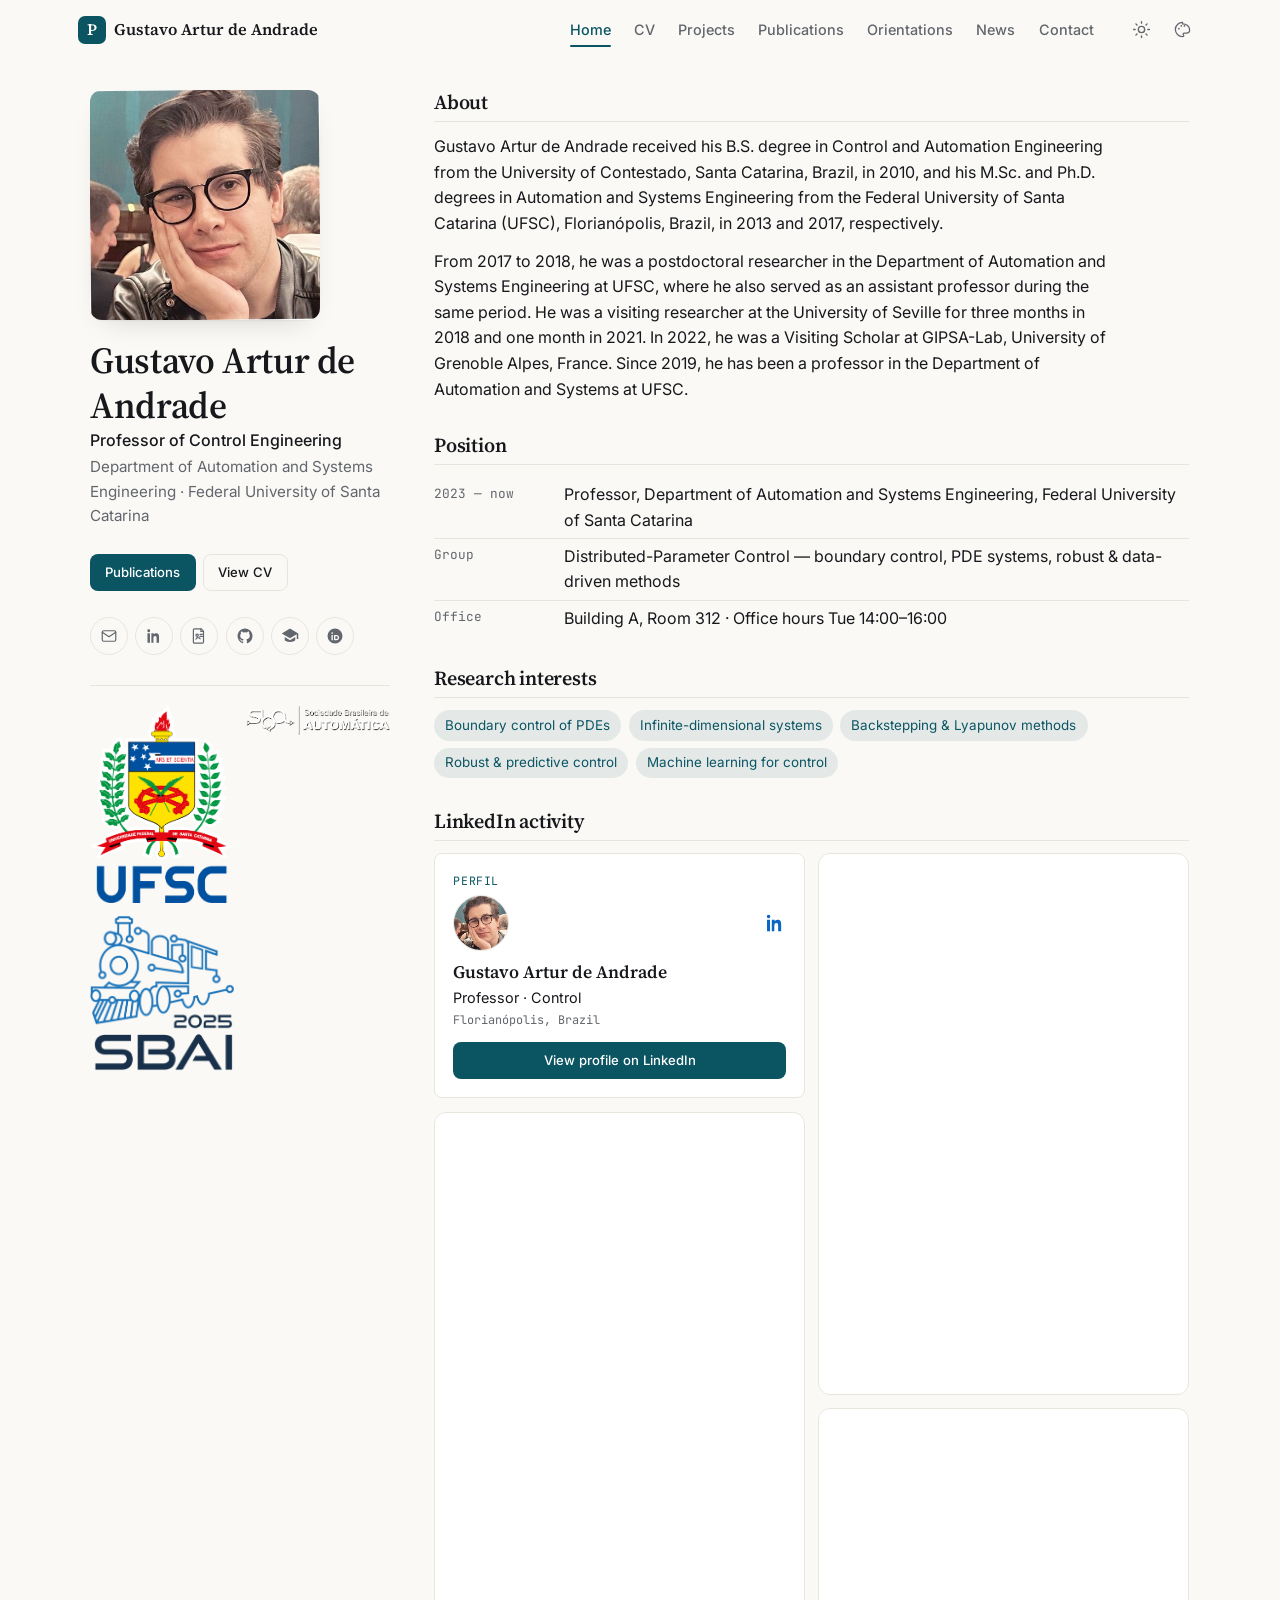
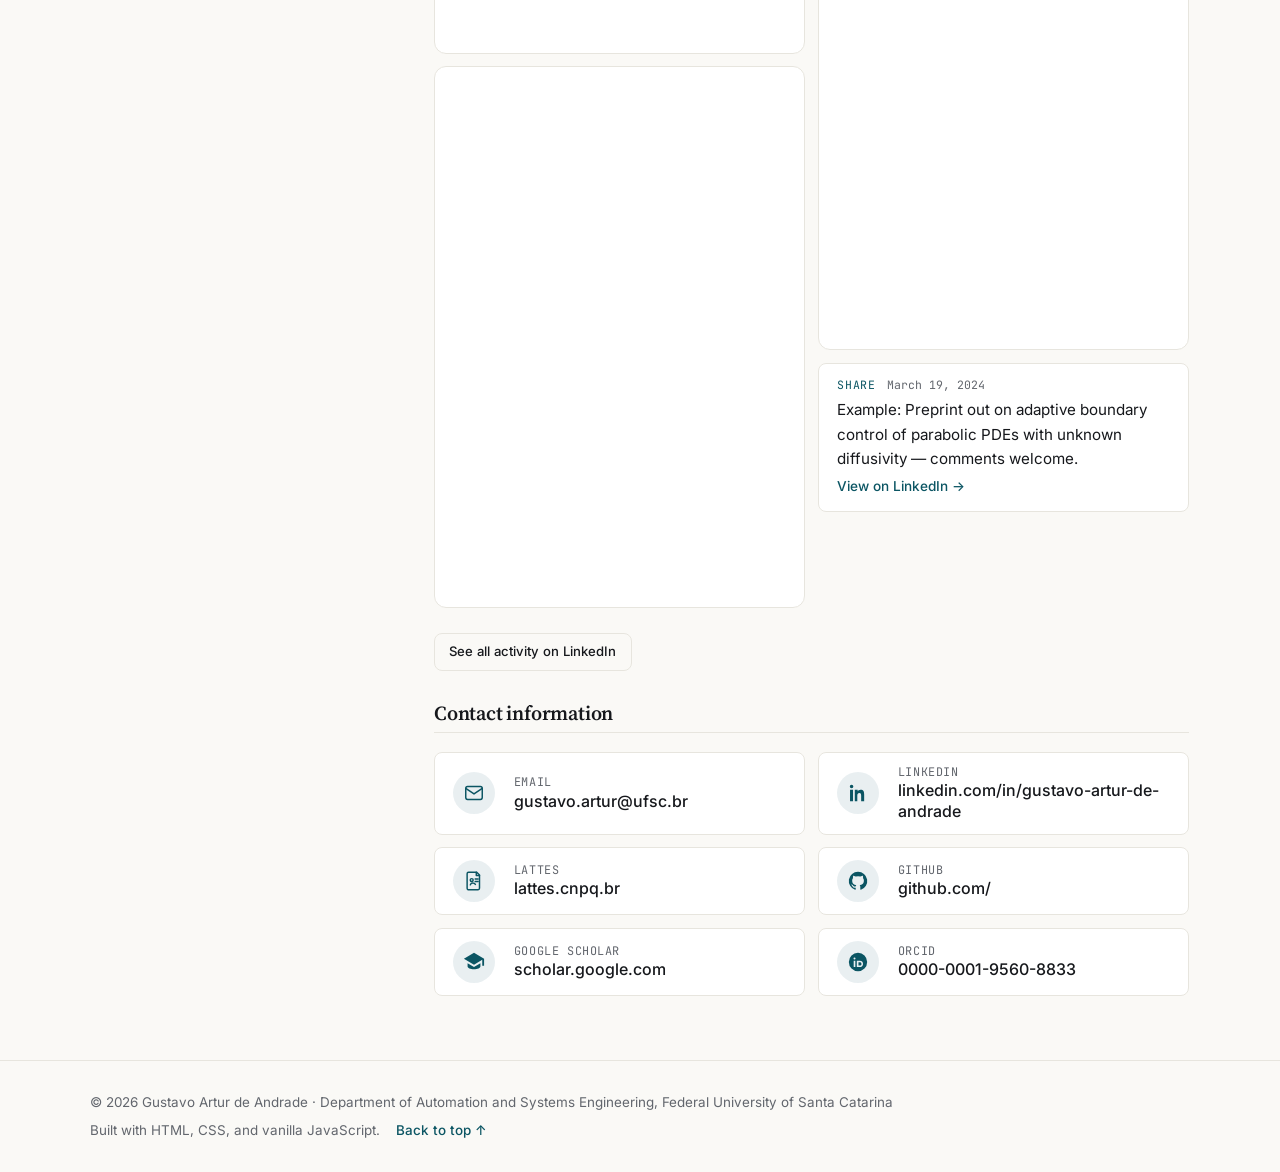
<file: index.html>
<!DOCTYPE html>
<html lang="en">
<head>
  <meta charset="UTF-8" />
  <meta name="viewport" content="width=device-width, initial-scale=1.0" />

  <!-- SEO & social (edit per page) -->
  <title>Gustavo Artur de Andrade — Control of Distributed-Parameter Systems</title>
  <meta name="description" content="Homepage of Gustavo Artur de Andrade: boundary control of PDEs, infinite-dimensional systems, and machine learning for control. About, position, contact, and LinkedIn activity." />
  <meta name="keywords" content="Gustavo Artur de Andrade, boundary control, PDE control, infinite-dimensional systems, backstepping, robust control, applied mathematics" />
  <meta name="author" content="Gustavo Artur de Andrade" />
  <link rel="canonical" href="https://example.edu/~paulo.biazetto/index.html" />
  <meta property="og:type" content="website" />
  <meta property="og:title" content="Gustavo Artur de Andrade — Control of Distributed-Parameter Systems" />
  <meta property="og:description" content="Boundary control of PDEs, infinite-dimensional systems, and machine learning for control." />
  <meta property="og:url" content="https://example.edu/~paulo.biazetto/index.html" />
  <meta property="og:image" content="assets/profile/profile_2.jpeg" />
  <meta name="twitter:card" content="summary_large_image" />
  <meta name="twitter:title" content="Gustavo Artur de Andrade — Control of Distributed-Parameter Systems" />
  <meta name="twitter:description" content="Boundary control of PDEs, infinite-dimensional systems, and machine learning for control." />
  <meta name="twitter:image" content="assets/profile/profile_2.jpeg" />
  <link rel="icon" type="image/svg+xml" href="assets/icons/favicon.svg" />

  <!-- Fonts -->
  <link rel="preconnect" href="https://fonts.googleapis.com" />
  <link rel="preconnect" href="https://fonts.gstatic.com" crossorigin />
  <link href="https://fonts.googleapis.com/css2?family=Inter:wght@400;500;600&family=Source+Serif+4:opsz,wght@8..60,400;8..60,600&family=JetBrains+Mono:wght@400;500&display=swap" rel="stylesheet" />

  <link rel="stylesheet" href="style.css" />

  <!-- Apply saved theme/accent BEFORE first paint to avoid a flash.
       Shared logic lives in theme-init.js (must stay synchronous in <head>). -->
  <script src="theme-init.js"></script>
</head>

<body data-page="home">
  <span id="top"></span>
  <a class="skip-link" href="#home-main">Skip to main content</a>

  <!-- Shared header is injected here by script.js -->
  <header class="site-header" id="site-header"></header>

  <main class="page">
    <div class="container">
      <div class="home-grid">

        <!-- LEFT: identity / presentation -->
        <aside class="home-aside">
          <!-- Professional photo placeholder — replace src with a real photo. -->
          <img class="home-photo" src="assets/profile/profile_2.jpeg" alt="Portrait of Gustavo Artur de Andrade" width="640" height="800" />
          <div>
            <h1 class="home-name">Gustavo Artur de Andrade</h1>
            <p class="home-role">Professor of Control Engineering</p>
            <p class="home-affil">Department of Automation and Systems Engineering · Federal University of Santa Catarina</p>
          </div>
          <div class="home-actions">
            <a class="button button--primary button--sm" href="publications.html">Publications</a>
            <a class="button button--ghost button--sm" href="cv.html">View CV</a>
          </div>
          <!-- Social icons injected from the shared CONTACTS config -->
          <div class="socials" data-socials aria-label="Profiles and contact"></div>

          <!-- Affiliated institutions. 2×2 grid: drop a 2nd/3rd/4th logo into
               the commented slots below. Each .home-university__logo fills
               its grid cell, scaled with object-fit: contain (no stretching). -->
          <div class="home-university" aria-label="Affiliated institutions">
            <div class="home-university__inner">
              <img class="home-university__logo" src="assets/profile/university-logo.png" alt="Universidade Federal de Santa Catarina seal" loading="lazy" />
              <img class="home-university__logo" src="assets/profile/sbai-logo.png" alt="" loading="lazy" />
              <img class="home-university__logo" src="assets/profile/sba-logo.png" alt="" loading="lazy" />
              <!-- <img class="home-university__logo" src="assets/profile/logo-4.png" alt="" loading="lazy" /> -->
            </div>
          </div>
        </aside>

        <!-- RIGHT: about, position, interests, contact, linkedin -->
        <div class="home-main" id="home-main">

          <!-- About / Biography -->
          <section class="home-block" aria-labelledby="about-heading">
            <h2 class="home-block__heading" id="about-heading">About</h2>
            <div class="prose">
              <p>
                Gustavo Artur de Andrade received his B.S. degree in Control and Automation Engineering
                from the University of Contestado, Santa Catarina, Brazil, in 2010, and his M.Sc. and
                Ph.D. degrees in Automation and Systems Engineering from the Federal University of Santa
                Catarina (UFSC), Florianópolis, Brazil, in 2013 and 2017, respectively.
              </p>
              <p>
                From 2017 to 2018, he was a postdoctoral researcher in the Department of Automation
                and Systems Engineering at UFSC, where he also served as an assistant professor during
                the same period. He was a visiting researcher at the University of Seville for three 
                months in 2018 and one month in 2021. In 2022, he was a Visiting Scholar at GIPSA-Lab,
                University of Grenoble Alpes, France. Since 2019, he has been a professor in the
                Department of Automation and Systems at UFSC.
              </p>
            </div>
          </section>

          <!-- Position (toggle: HOME_SECTIONS.position in script.js) -->
          <section class="home-block" data-section="position" aria-labelledby="position-heading">
            <h2 class="home-block__heading" id="position-heading">Position</h2>
            <div class="kv">
              <span class="kv__key">2023 — now</span>
              <span>Professor, Department of Automation and Systems Engineering, Federal University of Santa Catarina</span>
            </div>
            <div class="kv">
              <span class="kv__key">Group</span>
              <span>Distributed-Parameter Control — boundary control, PDE systems, robust &amp; data-driven methods</span>
            </div>
            <div class="kv">
              <span class="kv__key">Office</span>
              <span>Building A, Room 312 · Office hours Tue 14:00–16:00</span>
            </div>
          </section>

          <!-- Research interests (toggle: HOME_SECTIONS.interests in script.js) -->
          <section class="home-block" data-section="interests" aria-labelledby="interests-heading">
            <h2 class="home-block__heading" id="interests-heading">Research interests</h2>
            <ul class="tag-list">
              <li class="tag">Boundary control of PDEs</li>
              <li class="tag">Infinite-dimensional systems</li>
              <li class="tag">Backstepping &amp; Lyapunov methods</li>
              <li class="tag">Robust &amp; predictive control</li>
              <li class="tag">Machine learning for control</li>
            </ul>
          </section>

          <!-- LinkedIn activity (toggle: HOME_SECTIONS.linkedin in script.js) -->
          <section class="home-block linkedin" data-section="linkedin" aria-labelledby="linkedin-heading">
            <h2 class="home-block__heading" id="linkedin-heading">LinkedIn activity</h2>
            <div class="linkedin__grid">
              <!-- Profile block is the first .li-post in the feed; posts fill the
                   remaining cells of the same auto-fill grid. -->
              <div class="linkedin__feed" id="linkedin-feed"></div>
            </div>
          </section>

          <!-- Contact information (toggle: HOME_SECTIONS.contact in script.js) -->
          <section class="home-block" id="home-contact" data-section="contact" aria-labelledby="contact-heading">
            <h2 class="home-block__heading" id="contact-heading">Contact information</h2>
            <ul class="contact-list" data-contacts></ul>
          </section>

        </div>
      </div>
    </div>
  </main>

  <!-- Shared footer is injected here by script.js -->
  <footer class="site-footer" id="site-footer"></footer>

  <script src="script.js" defer></script>
</body>
</html>
</file>
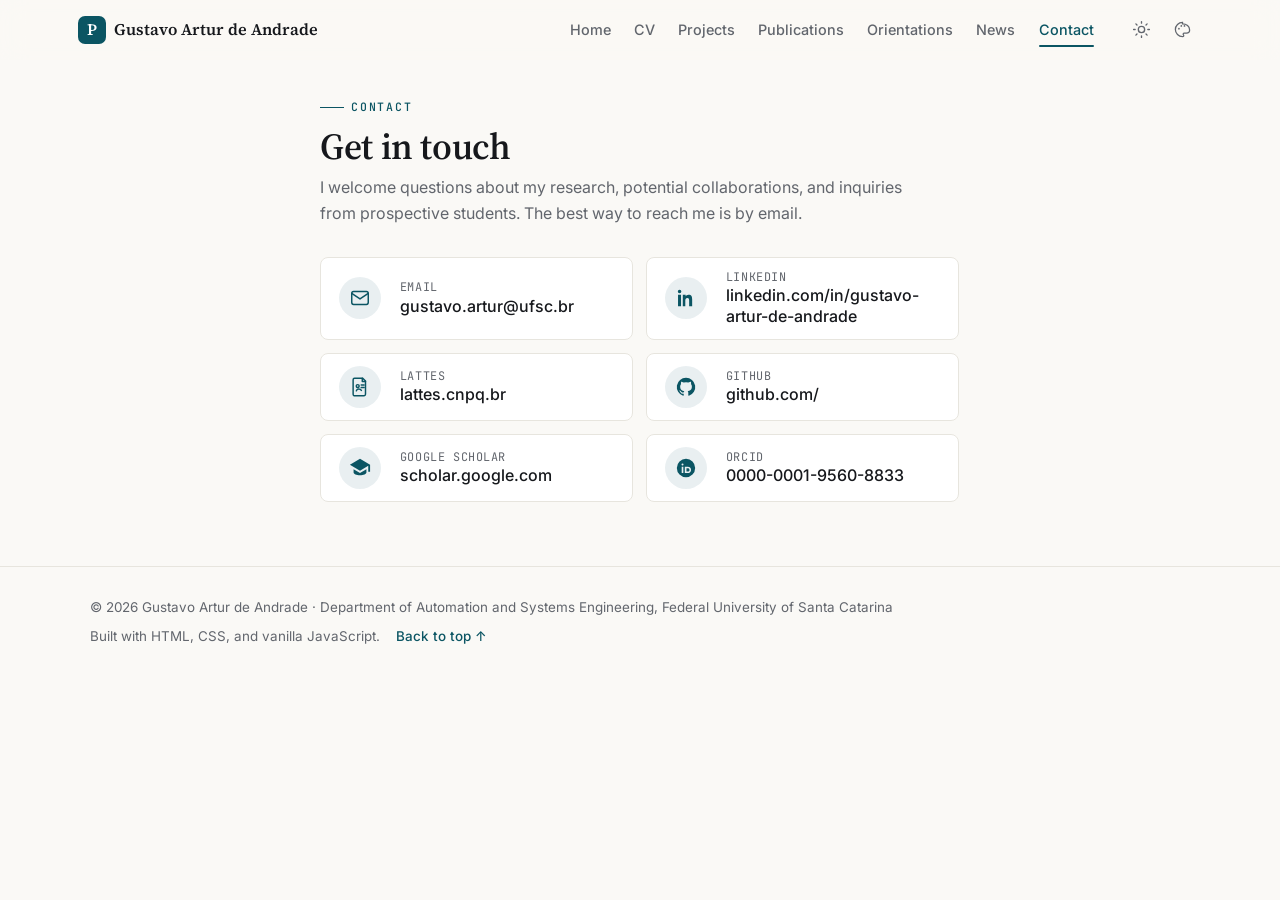
<file: contact.html>
<!DOCTYPE html>
<html lang="en">
<head>
  <meta charset="UTF-8" />
  <meta name="viewport" content="width=device-width, initial-scale=1.0" />

  <title>Contact — Gustavo Artur de Andrade</title>
  <meta name="description" content="Get in touch with Gustavo Artur de Andrade — email, LinkedIn, GitHub, Google Scholar, and ORCID." />
  <meta name="keywords" content="Gustavo Artur de Andrade, contact, email, LinkedIn, ORCID, Google Scholar" />
  <meta name="author" content="Gustavo Artur de Andrade" />
  <link rel="canonical" href="https://example.edu/~paulo.biazetto/contact.html" />
  <meta property="og:type" content="website" />
  <meta property="og:title" content="Contact — Gustavo Artur de Andrade" />
  <meta property="og:description" content="Email, LinkedIn, GitHub, Google Scholar, and ORCID." />
  <meta property="og:url" content="https://example.edu/~paulo.biazetto/contact.html" />
  <meta property="og:image" content="assets/profile/profile.svg" />
  <meta name="twitter:card" content="summary" />
  <link rel="icon" type="image/svg+xml" href="assets/icons/favicon.svg" />

  <link rel="preconnect" href="https://fonts.googleapis.com" />
  <link rel="preconnect" href="https://fonts.gstatic.com" crossorigin />
  <link href="https://fonts.googleapis.com/css2?family=Inter:wght@400;500;600&family=Source+Serif+4:opsz,wght@8..60,400;8..60,600&family=JetBrains+Mono:wght@400;500&display=swap" rel="stylesheet" />

  <link rel="stylesheet" href="style.css" />
  <script src="theme-init.js"></script>
</head>

<body data-page="contact">
  <span id="top"></span>
  <a class="skip-link" href="#contact-main">Skip to main content</a>

  <header class="site-header" id="site-header"></header>

  <main class="page">
    <div class="container container--narrow" id="contact-main">
      <div class="page-header">
        <p class="eyebrow">Contact</p>
        <h1 class="page-title">Get in touch</h1>
        <p class="section__intro">
          I welcome questions about my research, potential collaborations, and
          inquiries from prospective students. The best way to reach me is by email.
        </p>
      </div>

      <!-- Items are rendered from the shared CONTACTS config by script.js -->
      <ul class="contact-list" data-contacts></ul>
    </div>
  </main>

  <footer class="site-footer" id="site-footer"></footer>
  <script src="script.js" defer></script>
</body>
</html>
</file>
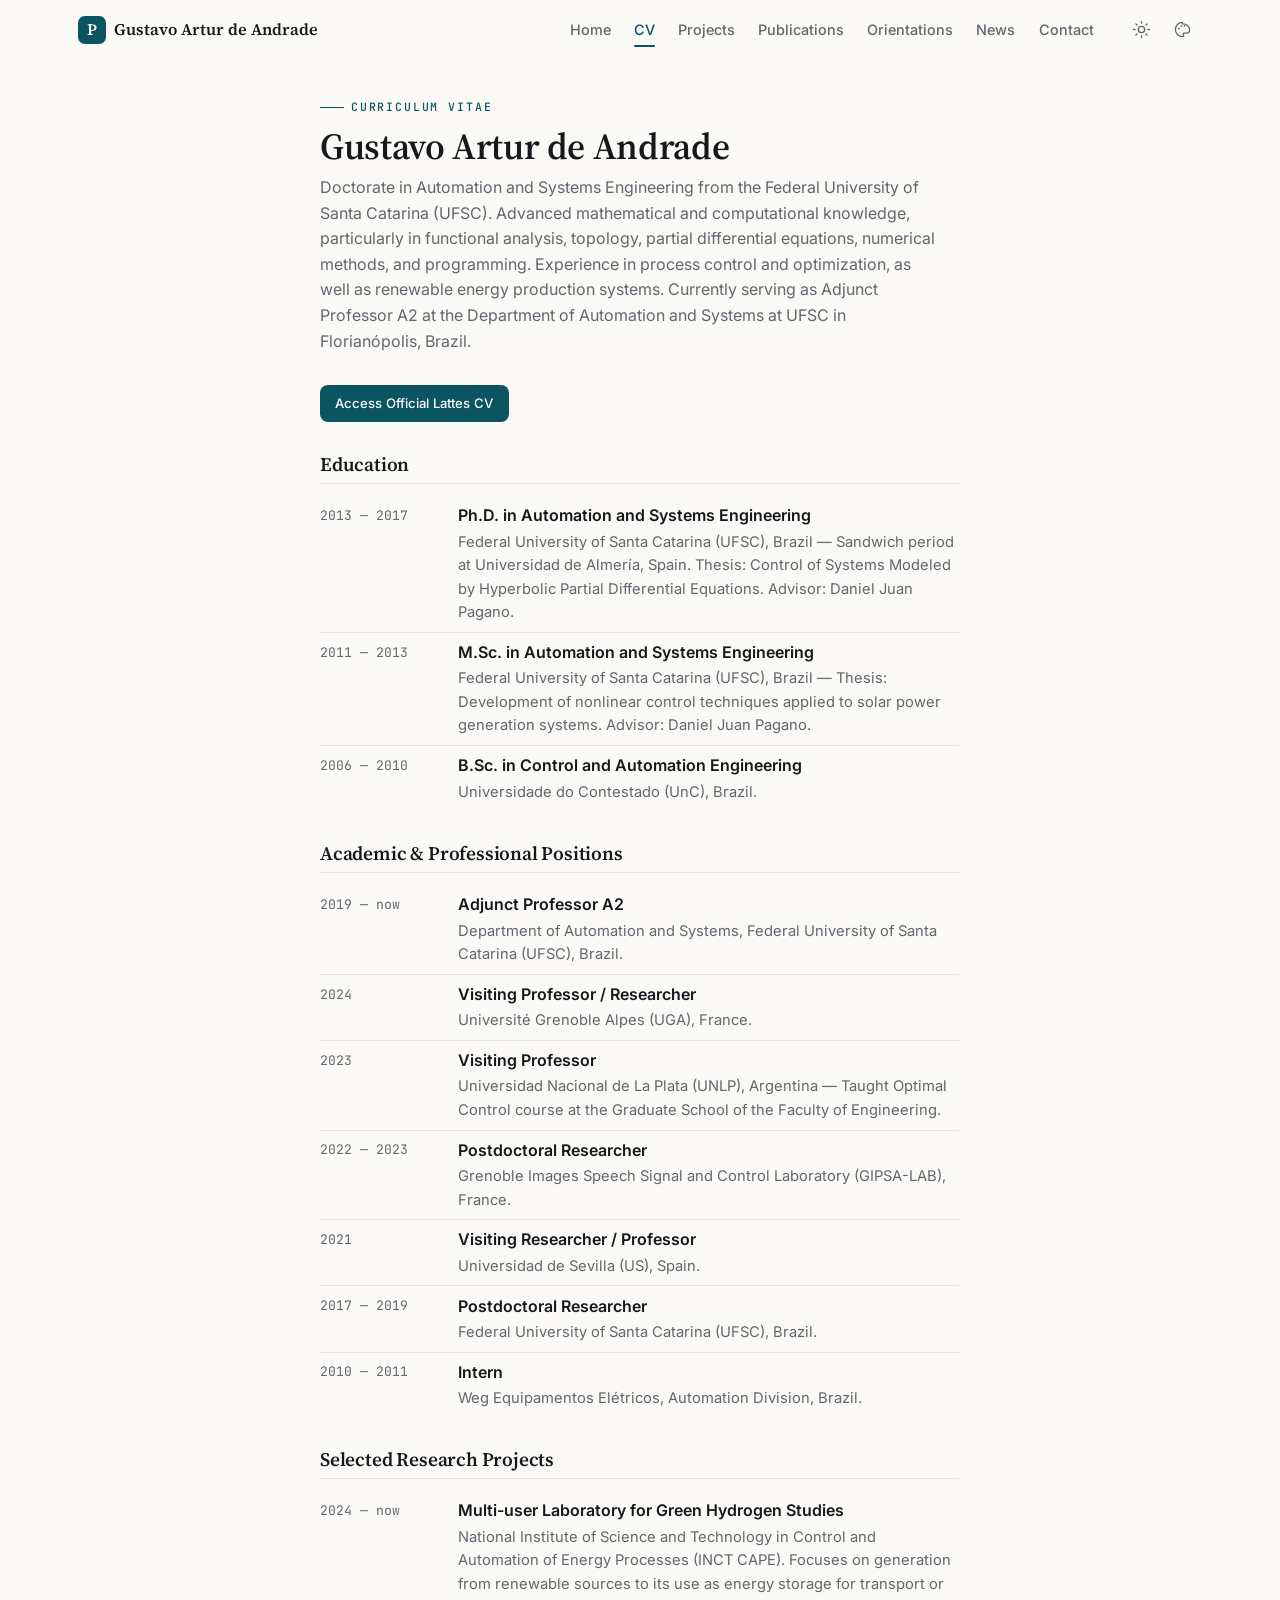
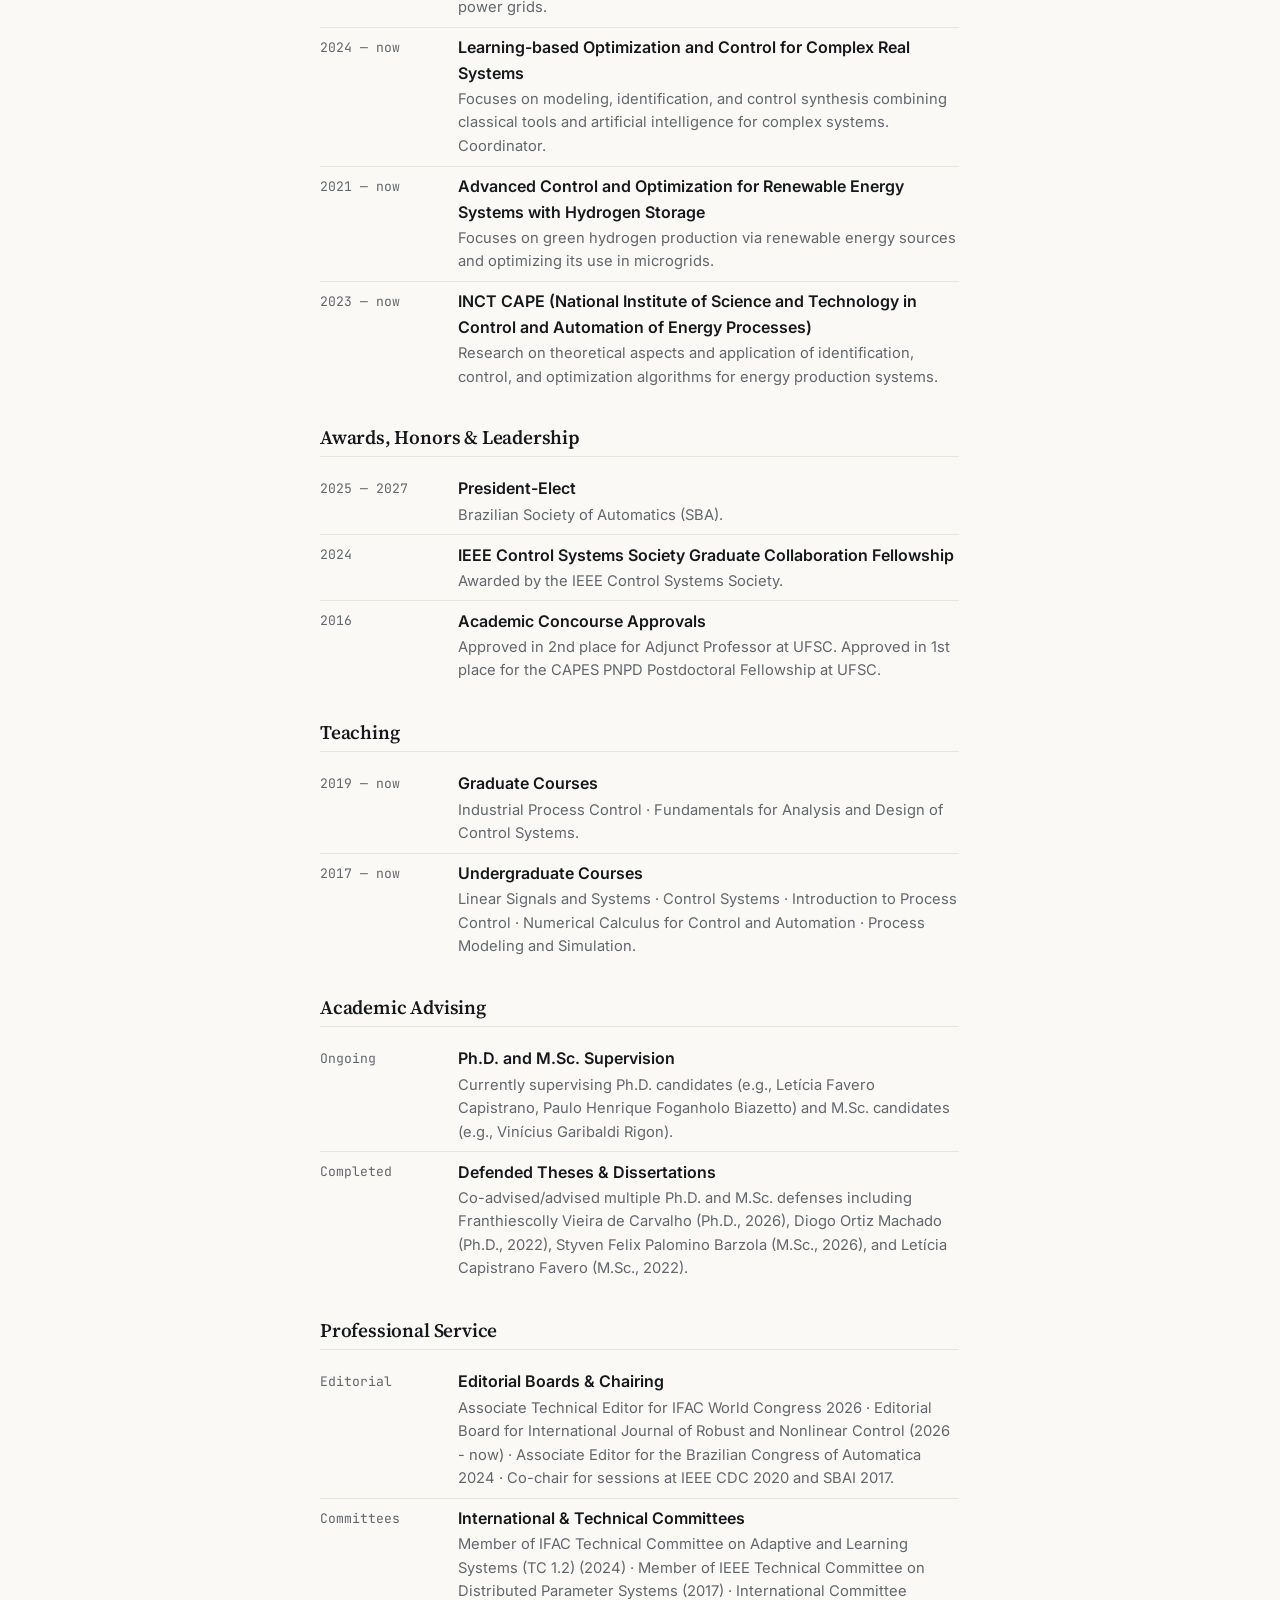
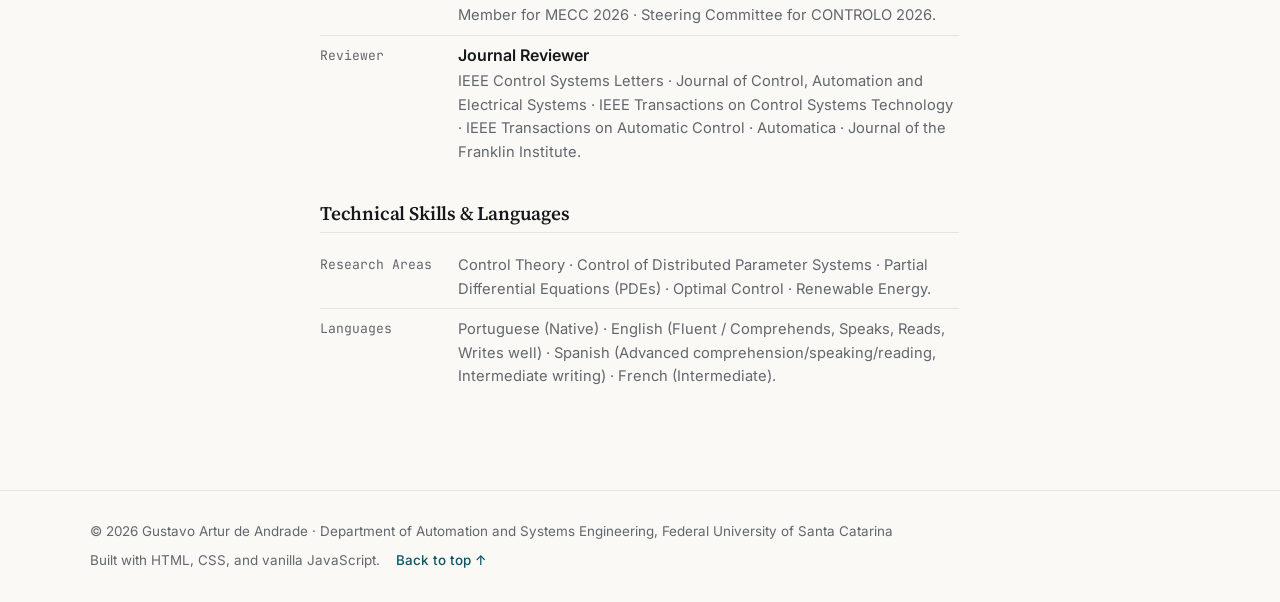
<file: cv.html>
<!DOCTYPE html>
<html lang="en">
<head>
  <meta charset="UTF-8" />
  <meta name="viewport" content="width=device-width, initial-scale=1.0" />

  <title>CV — Gustavo Artur de Andrade</title>
  <meta name="description" content="Academic curriculum vitae of Gustavo Artur de Andrade: education, positions, awards, teaching, service, and skills in control of distributed-parameter systems." />
  <meta name="keywords" content="Gustavo Artur de Andrade, CV, curriculum vitae, control engineering, applied mathematics, automation" />
  <meta name="author" content="Gustavo Artur de Andrade" />
  <link rel="canonical" href="http://lattes.cnpq.br/9824493377082772" />
  <meta property="og:type" content="profile" />
  <meta property="og:title" content="CV — Gustavo Artur de Andrade" />
  <meta property="og:description" content="Academic curriculum vitae: education, positions, awards, teaching, service." />
  <meta property="og:url" content="http://lattes.cnpq.br/9824493377082772" />
  <meta property="og:image" content="assets/profile/profile.svg" />
  <meta name="twitter:card" content="summary" />
  <link rel="icon" type="image/svg+xml" href="assets/icons/favicon.svg" />

  <link rel="preconnect" href="https://fonts.googleapis.com" />
  <link rel="preconnect" href="https://fonts.gstatic.com" crossorigin />
  <link href="https://fonts.googleapis.com/css2?family=Inter:wght@400;500;600&family=Source+Serif+4:opsz,wght@8..60,400;8..60,600&family=JetBrains+Mono:wght@400;500&display=swap" rel="stylesheet" />

  <link rel="stylesheet" href="style.css" />
  <script src="theme-init.js"></script>
</head>

<body data-page="cv">
  <span id="top"></span>
  <a class="skip-link" href="#cv-main">Skip to main content</a>

  <header class="site-header" id="site-header"></header>

  <main class="page">
    <div class="container container--narrow" id="cv-main">

      <div class="page-header">
        <p class="eyebrow">Curriculum Vitae</p>
        <h1 class="page-title">Gustavo Artur de Andrade</h1>
        <p class="section__intro">
          Doctorate in Automation and Systems Engineering from the Federal University of Santa Catarina (UFSC). Advanced mathematical and computational knowledge, particularly in functional analysis, topology, partial differential equations, numerical methods, and programming. Experience in process control and optimization, as well as renewable energy production systems. Currently serving as Adjunct Professor A2 at the Department of Automation and Systems at UFSC in Florianópolis, Brazil.
        </p>
        <div class="cv-actions">
          <a class="button button--primary button--sm" href="http://lattes.cnpq.br/9824493377082772" target="_blank" rel="noopener">Access Official Lattes CV</a>
        </div>
      </div>

      <!-- Education -->
      <section class="cv-section" aria-labelledby="cv-education">
        <h2 class="cv-section__heading" id="cv-education">Education</h2>
        <div class="cv-entry">
          <span class="cv-entry__when">2013 — 2017</span>
          <div class="cv-entry__what">
            <p class="cv-entry__title">Ph.D. in Automation and Systems Engineering</p>
            <p class="cv-entry__sub">Federal University of Santa Catarina (UFSC), Brazil — Sandwich period at Universidad de Almería, Spain. Thesis: Control of Systems Modeled by Hyperbolic Partial Differential Equations. Advisor: Daniel Juan Pagano.</p>
          </div>
        </div>
        <div class="cv-entry">
          <span class="cv-entry__when">2011 — 2013</span>
          <div class="cv-entry__what">
            <p class="cv-entry__title">M.Sc. in Automation and Systems Engineering</p>
            <p class="cv-entry__sub">Federal University of Santa Catarina (UFSC), Brazil — Thesis: Development of nonlinear control techniques applied to solar power generation systems. Advisor: Daniel Juan Pagano.</p>
          </div>
        </div>
        <div class="cv-entry">
          <span class="cv-entry__when">2006 — 2010</span>
          <div class="cv-entry__what">
            <p class="cv-entry__title">B.Sc. in Control and Automation Engineering</p>
            <p class="cv-entry__sub">Universidade do Contestado (UnC), Brazil.</p>
          </div>
        </div>
      </section>

      <!-- Academic positions -->
      <section class="cv-section" aria-labelledby="cv-positions">
        <h2 class="cv-section__heading" id="cv-positions">Academic & Professional Positions</h2>
        <div class="cv-entry">
          <span class="cv-entry__when">2019 — now</span>
          <div class="cv-entry__what">
            <p class="cv-entry__title">Adjunct Professor A2</p>
            <p class="cv-entry__sub">Department of Automation and Systems, Federal University of Santa Catarina (UFSC), Brazil.</p>
          </div>
        </div>
        <div class="cv-entry">
          <span class="cv-entry__when">2024</span>
          <div class="cv-entry__what">
            <p class="cv-entry__title">Visiting Professor / Researcher</p>
            <p class="cv-entry__sub">Université Grenoble Alpes (UGA), France.</p>
          </div>
        </div>
        <div class="cv-entry">
          <span class="cv-entry__when">2023</span>
          <div class="cv-entry__what">
            <p class="cv-entry__title">Visiting Professor</p>
            <p class="cv-entry__sub">Universidad Nacional de La Plata (UNLP), Argentina — Taught Optimal Control course at the Graduate School of the Faculty of Engineering.</p>
          </div>
        </div>
        <div class="cv-entry">
          <span class="cv-entry__when">2022 — 2023</span>
          <div class="cv-entry__what">
            <p class="cv-entry__title">Postdoctoral Researcher</p>
            <p class="cv-entry__sub">Grenoble Images Speech Signal and Control Laboratory (GIPSA-LAB), France.</p>
          </div>
        </div>
        <div class="cv-entry">
          <span class="cv-entry__when">2021</span>
          <div class="cv-entry__what">
            <p class="cv-entry__title">Visiting Researcher / Professor</p>
            <p class="cv-entry__sub">Universidad de Sevilla (US), Spain.</p>
          </div>
        </div>
        <div class="cv-entry">
          <span class="cv-entry__when">2017 — 2019</span>
          <div class="cv-entry__what">
            <p class="cv-entry__title">Postdoctoral Researcher</p>
            <p class="cv-entry__sub">Federal University of Santa Catarina (UFSC), Brazil.</p>
          </div>
        </div>
        <div class="cv-entry">
          <span class="cv-entry__when">2010 — 2011</span>
          <div class="cv-entry__what">
            <p class="cv-entry__title">Intern</p>
            <p class="cv-entry__sub">Weg Equipamentos Elétricos, Automation Division, Brazil.</p>
          </div>
        </div>
      </section>

      <!-- Selected Research Projects -->
      <section class="cv-section" aria-labelledby="cv-projects">
        <h2 class="cv-section__heading" id="cv-projects">Selected Research Projects</h2>
        <div class="cv-entry">
          <span class="cv-entry__when">2024 — now</span>
          <div class="cv-entry__what">
            <p class="cv-entry__title">Multi-user Laboratory for Green Hydrogen Studies</p>
            <p class="cv-entry__sub">National Institute of Science and Technology in Control and Automation of Energy Processes (INCT CAPE). Focuses on generation from renewable sources to its use as energy storage for transport or power grids.</p>
          </div>
        </div>
        <div class="cv-entry">
          <span class="cv-entry__when">2024 — now</span>
          <div class="cv-entry__what">
            <p class="cv-entry__title">Learning-based Optimization and Control for Complex Real Systems</p>
            <p class="cv-entry__sub">Focuses on modeling, identification, and control synthesis combining classical tools and artificial intelligence for complex systems. Coordinator.</p>
          </div>
        </div>
        <div class="cv-entry">
          <span class="cv-entry__when">2021 — now</span>
          <div class="cv-entry__what">
            <p class="cv-entry__title">Advanced Control and Optimization for Renewable Energy Systems with Hydrogen Storage</p>
            <p class="cv-entry__sub">Focuses on green hydrogen production via renewable energy sources and optimizing its use in microgrids.</p>
          </div>
        </div>
        <div class="cv-entry">
          <span class="cv-entry__when">2023 — now</span>
          <div class="cv-entry__what">
            <p class="cv-entry__title">INCT CAPE (National Institute of Science and Technology in Control and Automation of Energy Processes)</p>
            <p class="cv-entry__sub">Research on theoretical aspects and application of identification, control, and optimization algorithms for energy production systems.</p>
          </div>
        </div>
      </section>

      <!-- Awards & honors -->
      <section class="cv-section" aria-labelledby="cv-awards">
        <h2 class="cv-section__heading" id="cv-awards">Awards, Honors & Leadership</h2>
        <div class="cv-entry">
          <span class="cv-entry__when">2025 — 2027</span>
          <div class="cv-entry__what">
            <p class="cv-entry__title">President-Elect</p>
            <p class="cv-entry__sub">Brazilian Society of Automatics (SBA).</p>
          </div>
        </div>
        <div class="cv-entry">
          <span class="cv-entry__when">2024</span>
          <div class="cv-entry__what">
            <p class="cv-entry__title">IEEE Control Systems Society Graduate Collaboration Fellowship</p>
            <p class="cv-entry__sub">Awarded by the IEEE Control Systems Society.</p>
          </div>
        </div>
        <div class="cv-entry">
          <span class="cv-entry__when">2016</span>
          <div class="cv-entry__what">
            <p class="cv-entry__title">Academic Concourse Approvals</p>
            <p class="cv-entry__sub">Approved in 2nd place for Adjunct Professor at UFSC. Approved in 1st place for the CAPES PNPD Postdoctoral Fellowship at UFSC.</p>
          </div>
        </div>
      </section>

      <!-- Teaching -->
      <section class="cv-section" aria-labelledby="cv-teaching">
        <h2 class="cv-section__heading" id="cv-teaching">Teaching</h2>
        <div class="cv-entry">
          <span class="cv-entry__when">2019 — now</span>
          <div class="cv-entry__what">
            <p class="cv-entry__title">Graduate Courses</p>
            <p class="cv-entry__sub">Industrial Process Control · Fundamentals for Analysis and Design of Control Systems.</p>
          </div>
        </div>
        <div class="cv-entry">
          <span class="cv-entry__when">2017 — now</span>
          <div class="cv-entry__what">
            <p class="cv-entry__title">Undergraduate Courses</p>
            <p class="cv-entry__sub">Linear Signals and Systems · Control Systems · Introduction to Process Control · Numerical Calculus for Control and Automation · Process Modeling and Simulation.</p>
          </div>
        </div>
      </section>

      <!-- Academic Advising -->
      <section class="cv-section" aria-labelledby="cv-advising">
        <h2 class="cv-section__heading" id="cv-advising">Academic Advising</h2>
        <div class="cv-entry">
          <span class="cv-entry__when">Ongoing</span>
          <div class="cv-entry__what">
            <p class="cv-entry__title">Ph.D. and M.Sc. Supervision</p>
            <p class="cv-entry__sub">Currently supervising Ph.D. candidates (e.g., Letícia Favero Capistrano, Paulo Henrique Foganholo Biazetto) and M.Sc. candidates (e.g., Vinícius Garibaldi Rigon).</p>
          </div>
        </div>
        <div class="cv-entry">
          <span class="cv-entry__when">Completed</span>
          <div class="cv-entry__what">
            <p class="cv-entry__title">Defended Theses & Dissertations</p>
            <p class="cv-entry__sub">Co-advised/advised multiple Ph.D. and M.Sc. defenses including Franthiescolly Vieira de Carvalho (Ph.D., 2026), Diogo Ortiz Machado (Ph.D., 2022), Styven Felix Palomino Barzola (M.Sc., 2026), and Letícia Capistrano Favero (M.Sc., 2022).</p>
          </div>
        </div>
      </section>

      <!-- Professional service -->
      <section class="cv-section" aria-labelledby="cv-service">
        <h2 class="cv-section__heading" id="cv-service">Professional Service</h2>
        <div class="cv-entry">
          <span class="cv-entry__when">Editorial</span>
          <div class="cv-entry__what">
            <p class="cv-entry__title">Editorial Boards & Chairing</p>
            <p class="cv-entry__sub">Associate Technical Editor for IFAC World Congress 2026 · Editorial Board for International Journal of Robust and Nonlinear Control (2026 - now) · Associate Editor for the Brazilian Congress of Automatica 2024 · Co-chair for sessions at IEEE CDC 2020 and SBAI 2017.</p>
          </div>
        </div>
        <div class="cv-entry">
          <span class="cv-entry__when">Committees</span>
          <div class="cv-entry__what">
            <p class="cv-entry__title">International & Technical Committees</p>
            <p class="cv-entry__sub">Member of IFAC Technical Committee on Adaptive and Learning Systems (TC 1.2) (2024) · Member of IEEE Technical Committee on Distributed Parameter Systems (2017) · International Committee Member for MECC 2026 · Steering Committee for CONTROLO 2026.</p>
          </div>
        </div>
        <div class="cv-entry">
          <span class="cv-entry__when">Reviewer</span>
          <div class="cv-entry__what">
            <p class="cv-entry__title">Journal Reviewer</p>
            <p class="cv-entry__sub">IEEE Control Systems Letters · Journal of Control, Automation and Electrical Systems · IEEE Transactions on Control Systems Technology · IEEE Transactions on Automatic Control · Automatica · Journal of the Franklin Institute.</p>
          </div>
        </div>
      </section>

      <!-- Skills -->
      <section class="cv-section" aria-labelledby="cv-skills">
        <h2 class="cv-section__heading" id="cv-skills">Technical Skills & Languages</h2>
        <div class="cv-entry">
          <span class="cv-entry__when">Research Areas</span>
          <div class="cv-entry__what">
            <p class="cv-entry__sub">Control Theory · Control of Distributed Parameter Systems · Partial Differential Equations (PDEs) · Optimal Control · Renewable Energy.</p>
          </div>
        </div>
        <div class="cv-entry">
          <span class="cv-entry__when">Languages</span>
          <div class="cv-entry__what">
            <p class="cv-entry__sub">Portuguese (Native) · English (Fluent / Comprehends, Speaks, Reads, Writes well) · Spanish (Advanced comprehension/speaking/reading, Intermediate writing) · French (Intermediate).</p>
          </div>
        </div>
      </section>

    </div>
  </main>

  <footer class="site-footer" id="site-footer"></footer>
  <script src="script.js" defer></script>
</body>
</html>
</file>
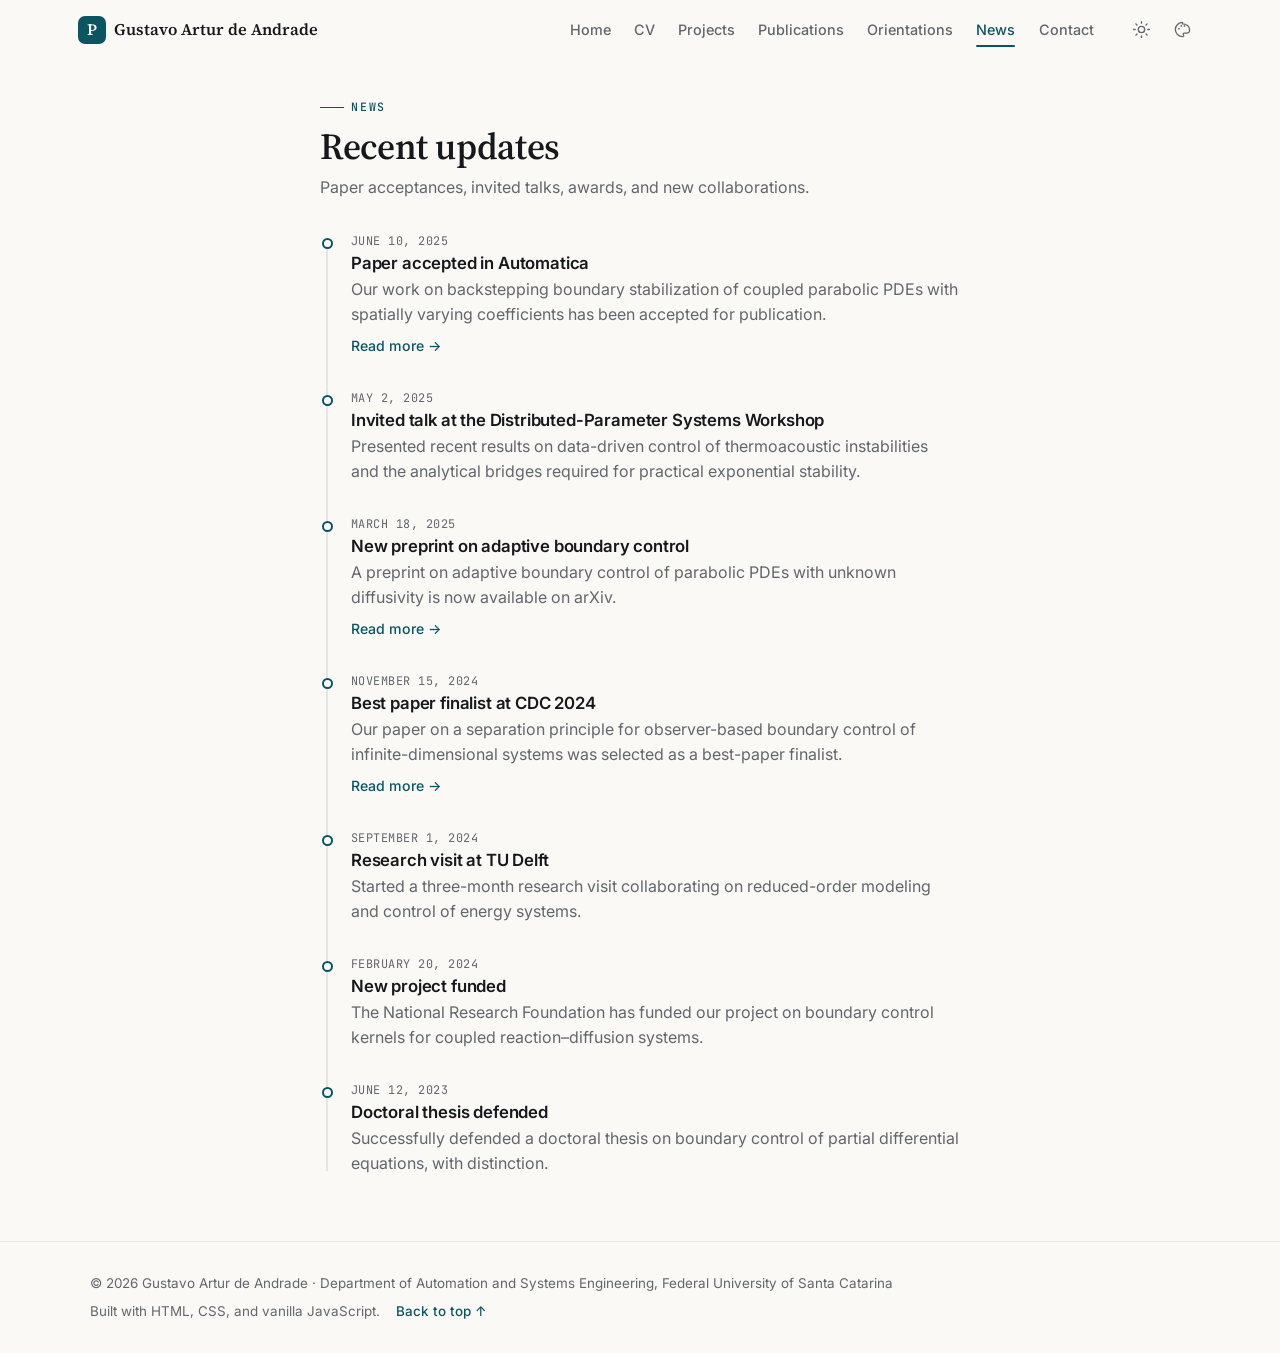
<file: news.html>
<!DOCTYPE html>
<html lang="en">
<head>
  <meta charset="UTF-8" />
  <meta name="viewport" content="width=device-width, initial-scale=1.0" />

  <title>News — Gustavo Artur de Andrade</title>
  <meta name="description" content="News and updates from Gustavo Artur de Andrade: paper acceptances, talks, awards, and collaborations in control of distributed-parameter systems." />
  <meta name="keywords" content="Gustavo Artur de Andrade, news, updates, talks, awards, control engineering" />
  <meta name="author" content="Gustavo Artur de Andrade" />
  <link rel="canonical" href="https://example.edu/~paulo.biazetto/news.html" />
  <meta property="og:type" content="website" />
  <meta property="og:title" content="News — Gustavo Artur de Andrade" />
  <meta property="og:description" content="Recent updates: papers, talks, awards, and collaborations." />
  <meta property="og:url" content="https://example.edu/~paulo.biazetto/news.html" />
  <meta property="og:image" content="assets/profile/profile.svg" />
  <meta name="twitter:card" content="summary" />
  <link rel="icon" type="image/svg+xml" href="assets/icons/favicon.svg" />

  <link rel="preconnect" href="https://fonts.googleapis.com" />
  <link rel="preconnect" href="https://fonts.gstatic.com" crossorigin />
  <link href="https://fonts.googleapis.com/css2?family=Inter:wght@400;500;600&family=Source+Serif+4:opsz,wght@8..60,400;8..60,600&family=JetBrains+Mono:wght@400;500&display=swap" rel="stylesheet" />

  <link rel="stylesheet" href="style.css" />
  <script src="theme-init.js"></script>
</head>

<body data-page="news">
  <span id="top"></span>
  <a class="skip-link" href="#news-main">Skip to main content</a>

  <header class="site-header" id="site-header"></header>

  <main class="page">
    <div class="container container--narrow" id="news-main">
      <div class="page-header">
        <p class="eyebrow">News</p>
        <h1 class="page-title">Recent updates</h1>
        <p class="section__intro">
          Paper acceptances, invited talks, awards, and new collaborations.
        </p>
      </div>

      <!-- Timeline is rendered from data/news.json by script.js -->
      <ol class="timeline" id="news-timeline"></ol>
    </div>
  </main>

  <footer class="site-footer" id="site-footer"></footer>
  <script src="script.js" defer></script>
</body>
</html>
</file>
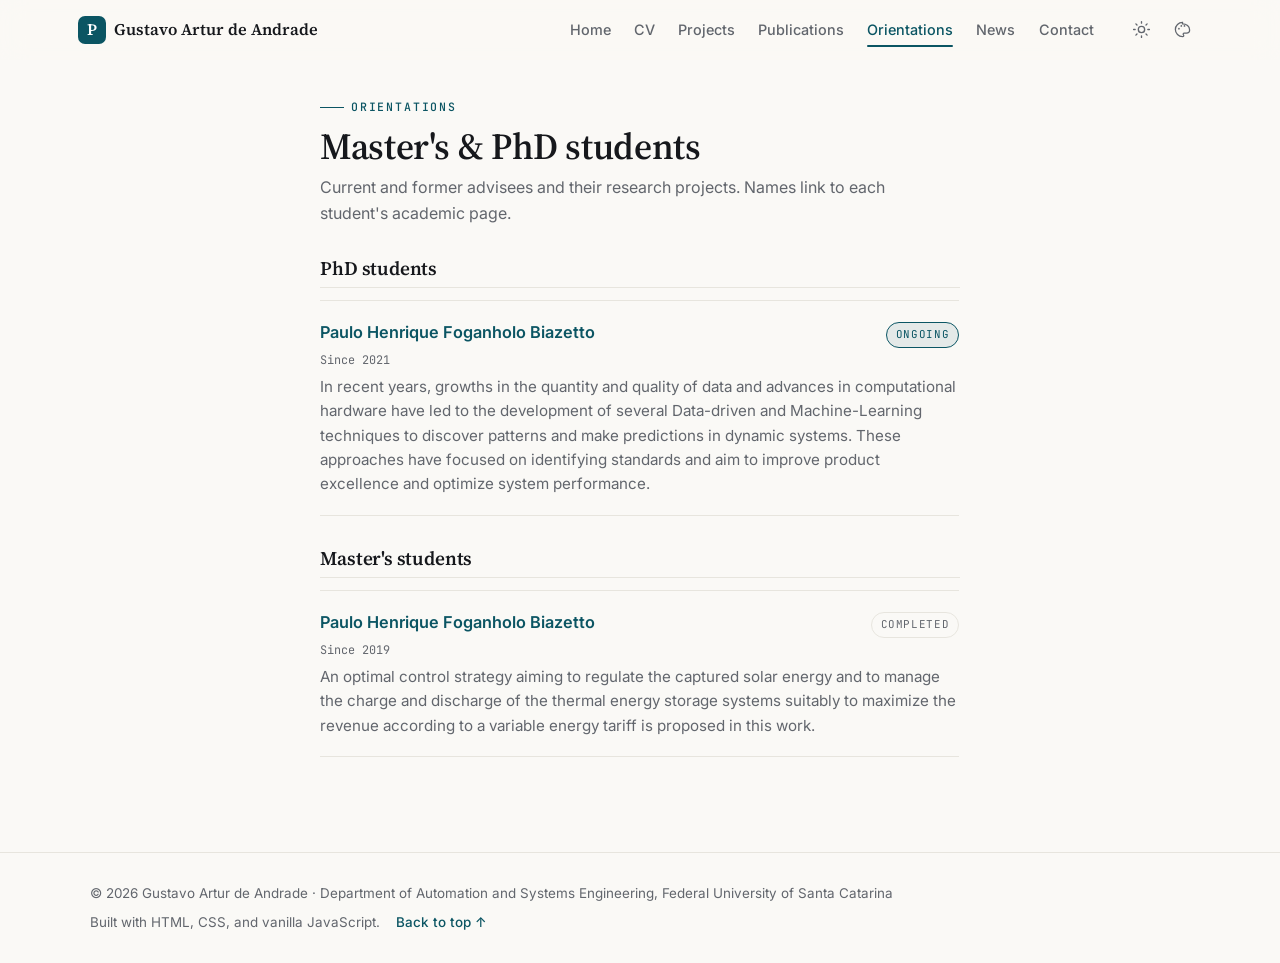
<file: orientations.html>
<!DOCTYPE html>
<html lang="en">
<head>
  <meta charset="UTF-8" />
  <meta name="viewport" content="width=device-width, initial-scale=1.0" />

  <title>Orientations — Gustavo Artur de Andrade</title>
  <meta name="description" content="PhD and Master's students advised by Gustavo Artur de Andrade in control of distributed-parameter systems, with a short description of each research project." />
  <meta name="keywords" content="Gustavo Artur de Andrade, orientations, PhD students, Master's students, advisees, control engineering" />
  <meta name="author" content="Gustavo Artur de Andrade" />
  <link rel="canonical" href="https://example.edu/~paulo.biazetto/orientations.html" />
  <meta property="og:type" content="website" />
  <meta property="og:title" content="Orientations — Gustavo Artur de Andrade" />
  <meta property="og:description" content="PhD and Master's advisees and their research projects." />
  <meta property="og:url" content="https://example.edu/~paulo.biazetto/orientations.html" />
  <meta property="og:image" content="assets/profile/profile.svg" />
  <meta name="twitter:card" content="summary" />
  <link rel="icon" type="image/svg+xml" href="assets/icons/favicon.svg" />

  <link rel="preconnect" href="https://fonts.googleapis.com" />
  <link rel="preconnect" href="https://fonts.gstatic.com" crossorigin />
  <link href="https://fonts.googleapis.com/css2?family=Inter:wght@400;500;600&family=Source+Serif+4:opsz,wght@8..60,400;8..60,600&family=JetBrains+Mono:wght@400;500&display=swap" rel="stylesheet" />

  <link rel="stylesheet" href="style.css" />
  <script src="theme-init.js"></script>
</head>

<body data-page="orientations">
  <span id="top"></span>
  <a class="skip-link" href="#orientations-main">Skip to main content</a>

  <header class="site-header" id="site-header"></header>

  <main class="page">
    <div class="container container--narrow" id="orientations-main">
      <div class="page-header">
        <p class="eyebrow">Orientations</p>
        <h1 class="page-title">Master's &amp; PhD students</h1>
        <p class="section__intro">
          Current and former advisees and their research projects. Names link
          to each student's academic page.
        </p>
      </div>

      <!-- PhD -->
      <section class="orient-section" aria-labelledby="orient-phd-heading">
        <h2 class="orient-section__heading" id="orient-phd-heading">PhD students</h2>
        <ul class="orient-list" id="orientations-phd"></ul>
        <p class="pub-empty" id="orientations-phd-empty" hidden>No PhD students listed yet.</p>
      </section>

      <!-- Master's -->
      <section class="orient-section" aria-labelledby="orient-master-heading">
        <h2 class="orient-section__heading" id="orient-master-heading">Master's students</h2>
        <ul class="orient-list" id="orientations-master"></ul>
        <p class="pub-empty" id="orientations-master-empty" hidden>No Master's students listed yet.</p>
      </section>
    </div>
  </main>

  <footer class="site-footer" id="site-footer"></footer>
  <script src="script.js" defer></script>
</body>
</html>
</file>
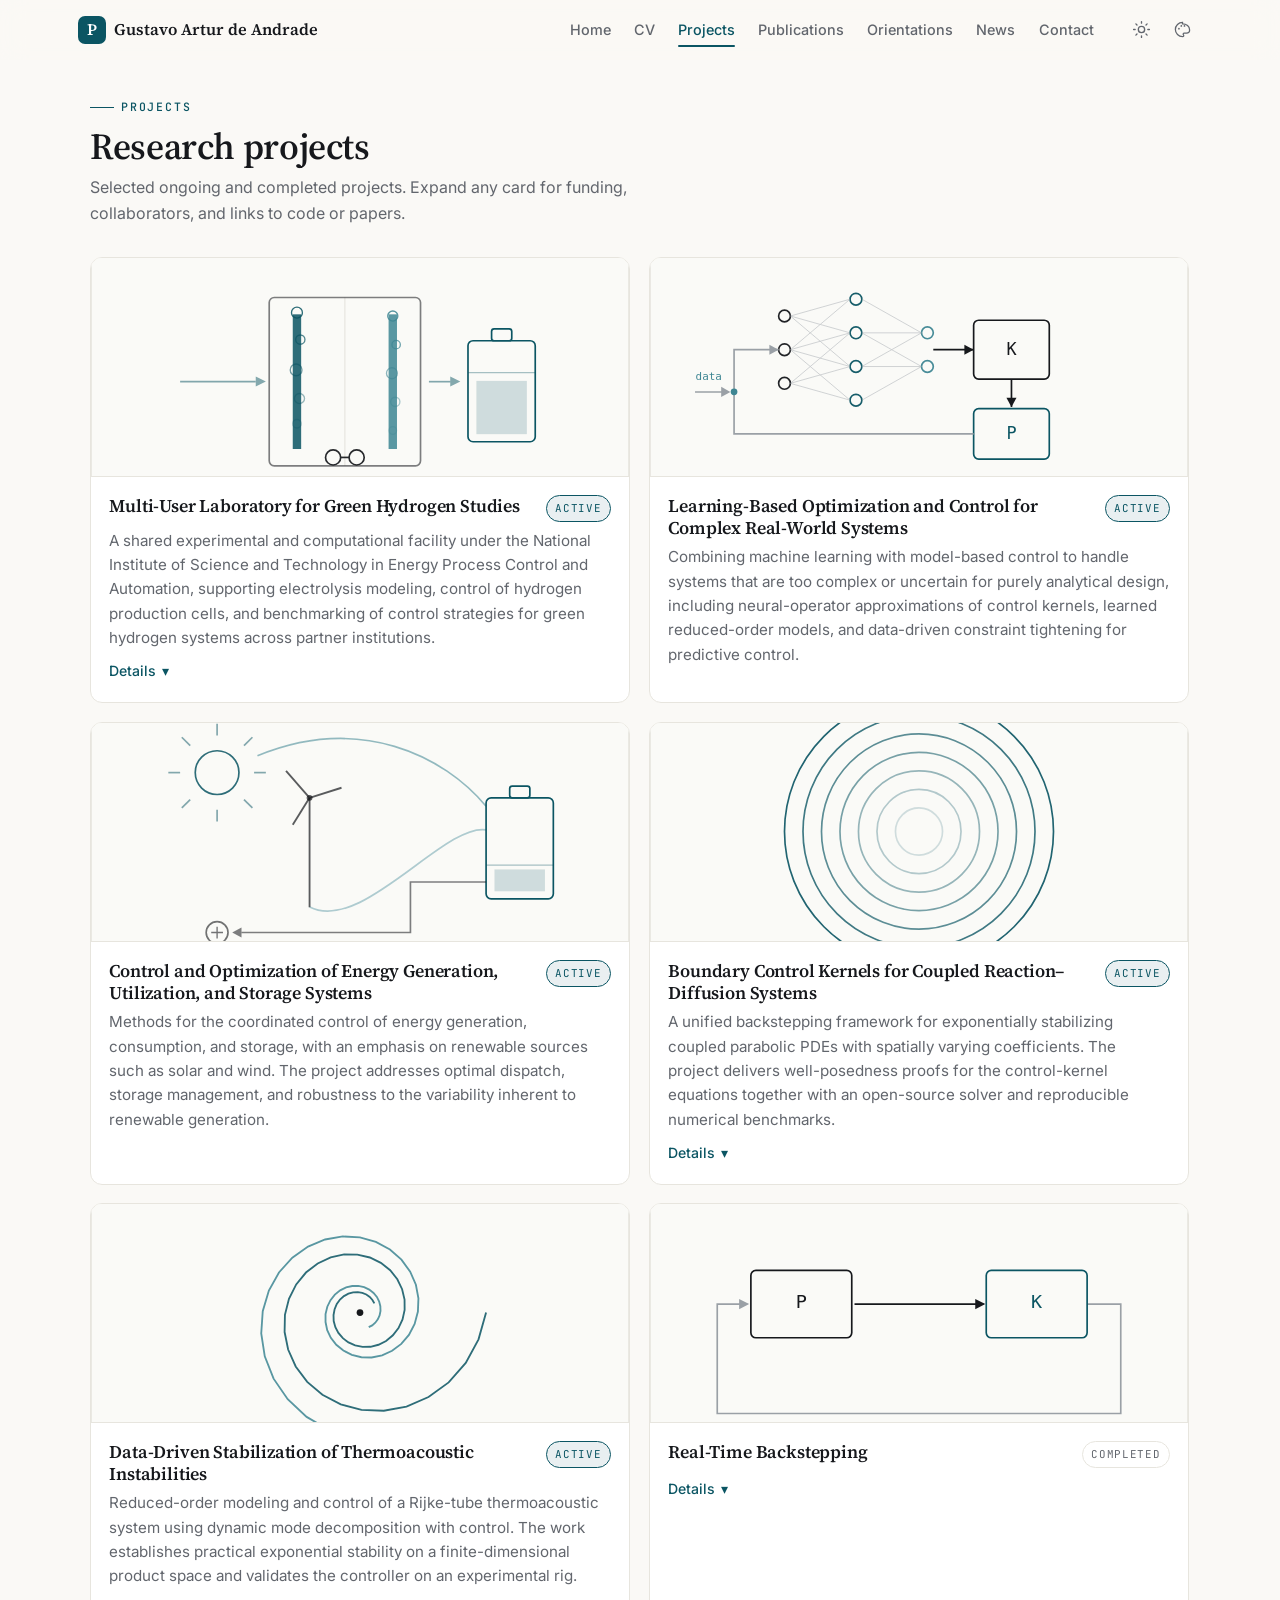
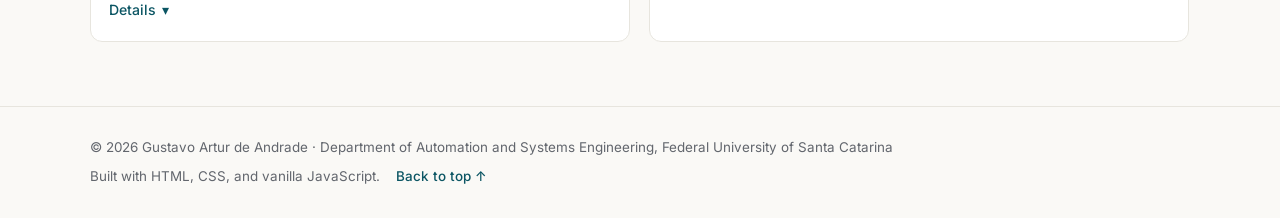
<file: projects.html>
<!DOCTYPE html>
<html lang="en">
<head>
  <meta charset="UTF-8" />
  <meta name="viewport" content="width=device-width, initial-scale=1.0" />

  <title>Projects — Gustavo Artur de Andrade</title>
  <meta name="description" content="Research projects by Gustavo Artur de Andrade in control of distributed-parameter systems: boundary control, thermoacoustics, traffic flow, and machine learning for control." />
  <meta name="keywords" content="Gustavo Artur de Andrade, research projects, boundary control, thermoacoustic, traffic flow, control engineering" />
  <meta name="author" content="Gustavo Artur de Andrade" />
  <link rel="canonical" href="https://example.edu/~paulo.biazetto/projects.html" />
  <meta property="og:type" content="website" />
  <meta property="og:title" content="Projects — Gustavo Artur de Andrade" />
  <meta property="og:description" content="Research projects in control of distributed-parameter systems." />
  <meta property="og:url" content="https://example.edu/~paulo.biazetto/projects.html" />
  <meta property="og:image" content="assets/profile/profile.svg" />
  <meta name="twitter:card" content="summary" />
  <link rel="icon" type="image/svg+xml" href="assets/icons/favicon.svg" />

  <link rel="preconnect" href="https://fonts.googleapis.com" />
  <link rel="preconnect" href="https://fonts.gstatic.com" crossorigin />
  <link href="https://fonts.googleapis.com/css2?family=Inter:wght@400;500;600&family=Source+Serif+4:opsz,wght@8..60,400;8..60,600&family=JetBrains+Mono:wght@400;500&display=swap" rel="stylesheet" />

  <link rel="stylesheet" href="style.css" />
  <script src="theme-init.js"></script>
</head>

<body data-page="projects">
  <span id="top"></span>
  <a class="skip-link" href="#projects-main">Skip to main content</a>

  <header class="site-header" id="site-header"></header>

  <main class="page">
    <div class="container" id="projects-main">
      <div class="page-header">
        <p class="eyebrow">Projects</p>
        <h1 class="page-title">Research projects</h1>
        <p class="section__intro">
          Selected ongoing and completed projects. Expand any card for funding,
          collaborators, and links to code or papers.
        </p>
      </div>

      <!-- Cards are rendered from data/projects.json by script.js -->
      <div class="projects" id="projects-grid"></div>
    </div>
  </main>

  <footer class="site-footer" id="site-footer"></footer>
  <script src="script.js" defer></script>
</body>
</html>
</file>
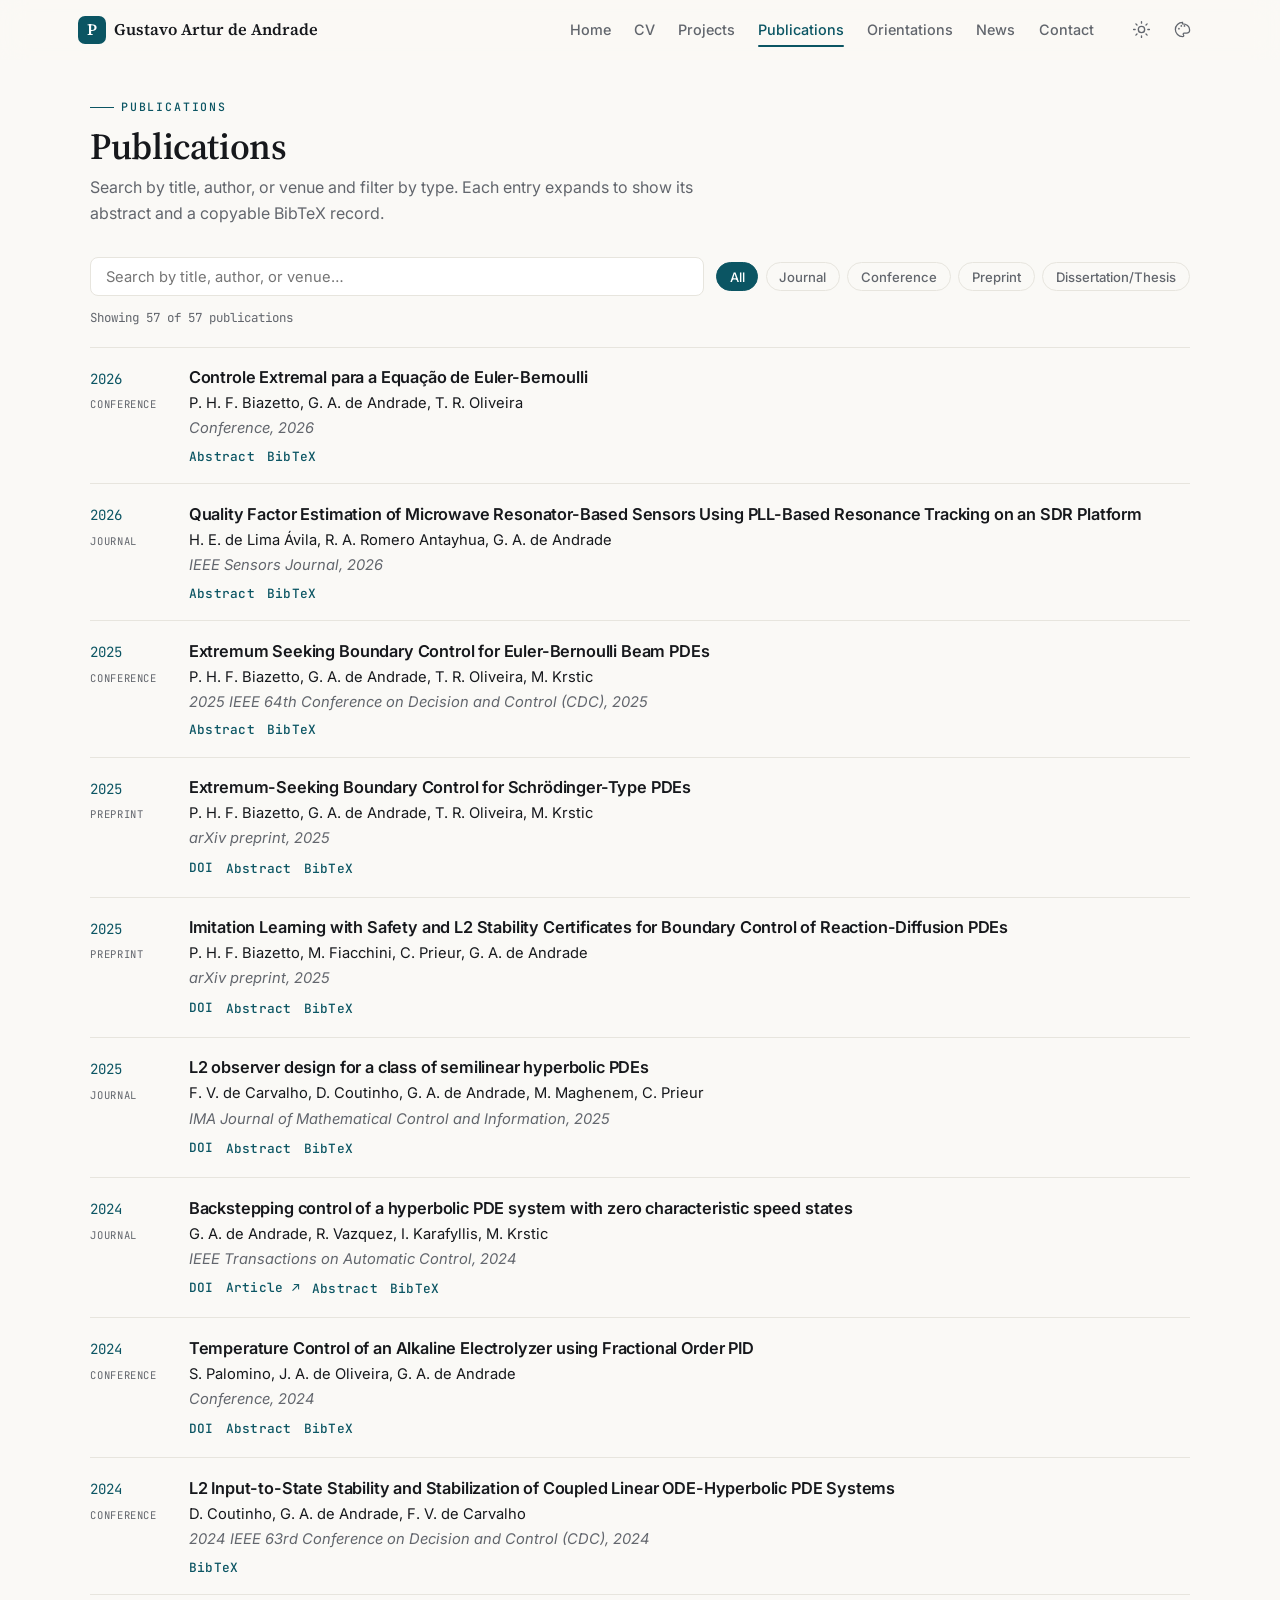
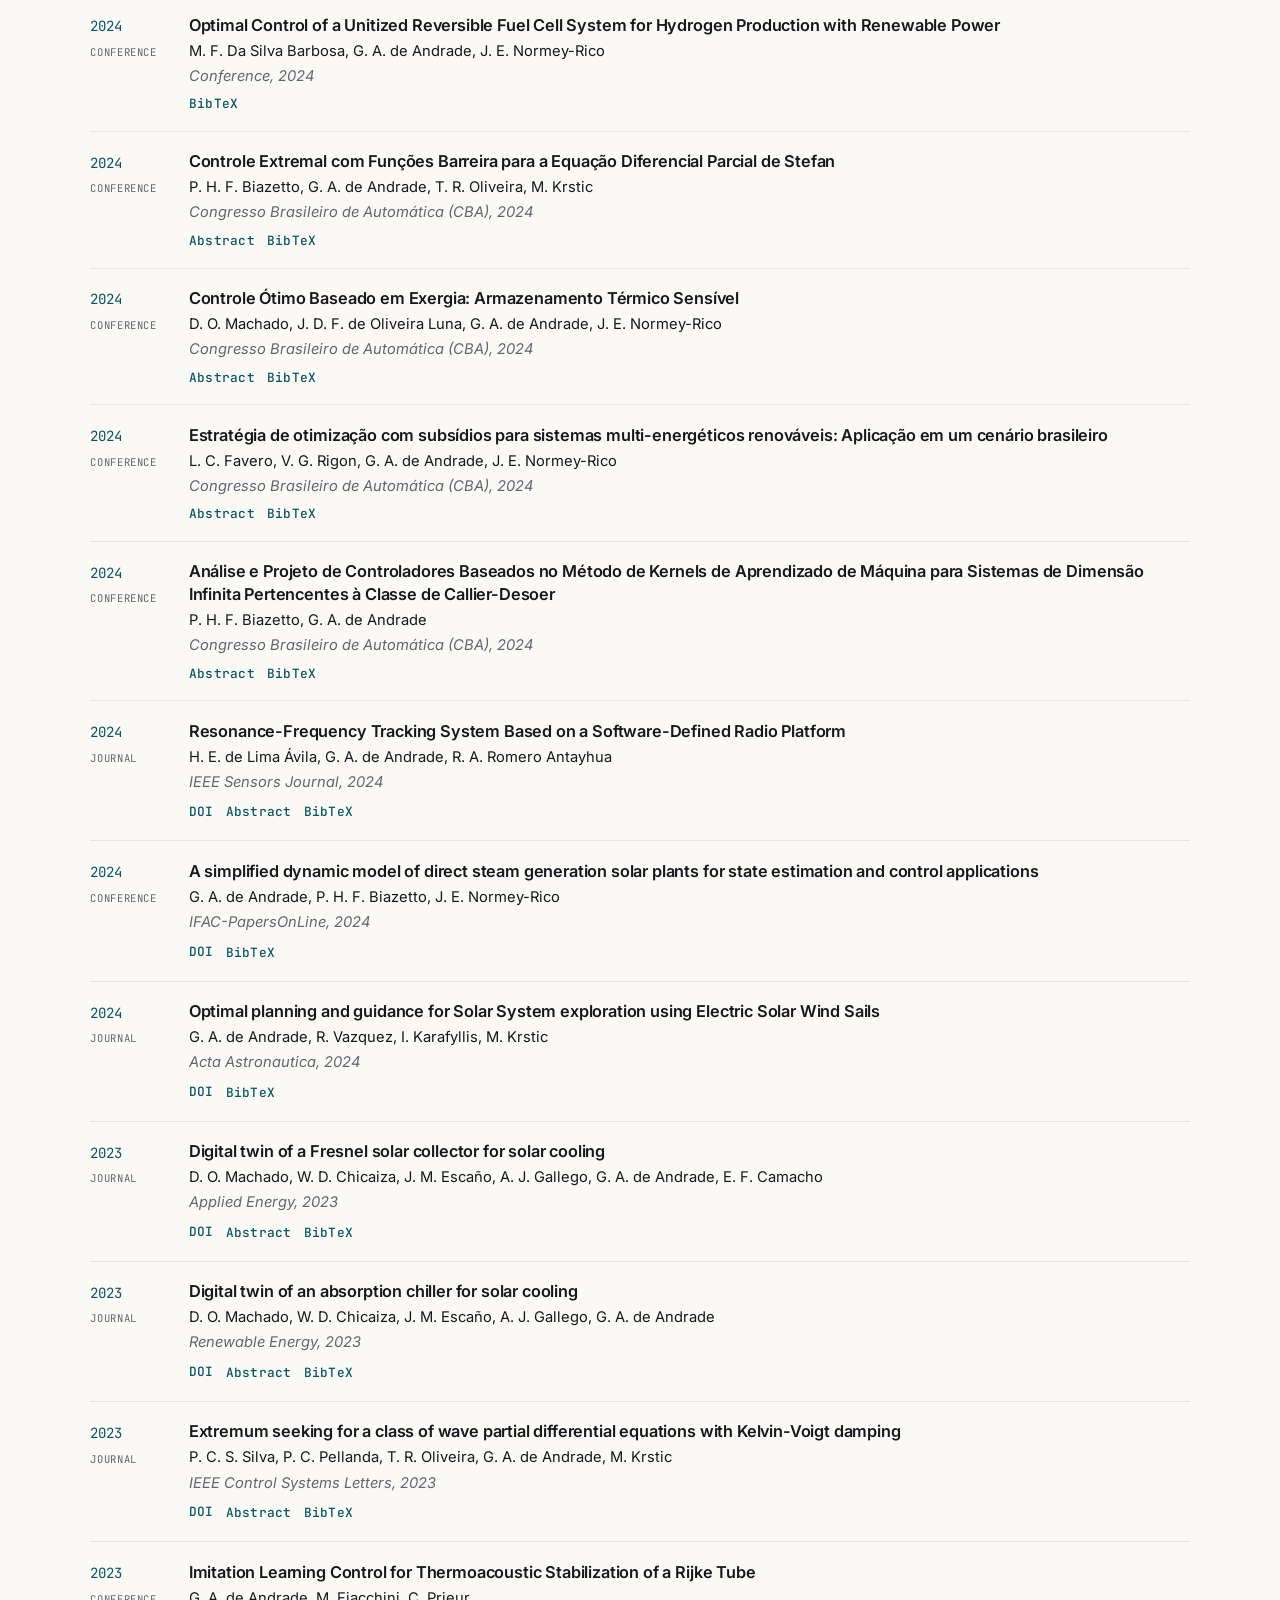
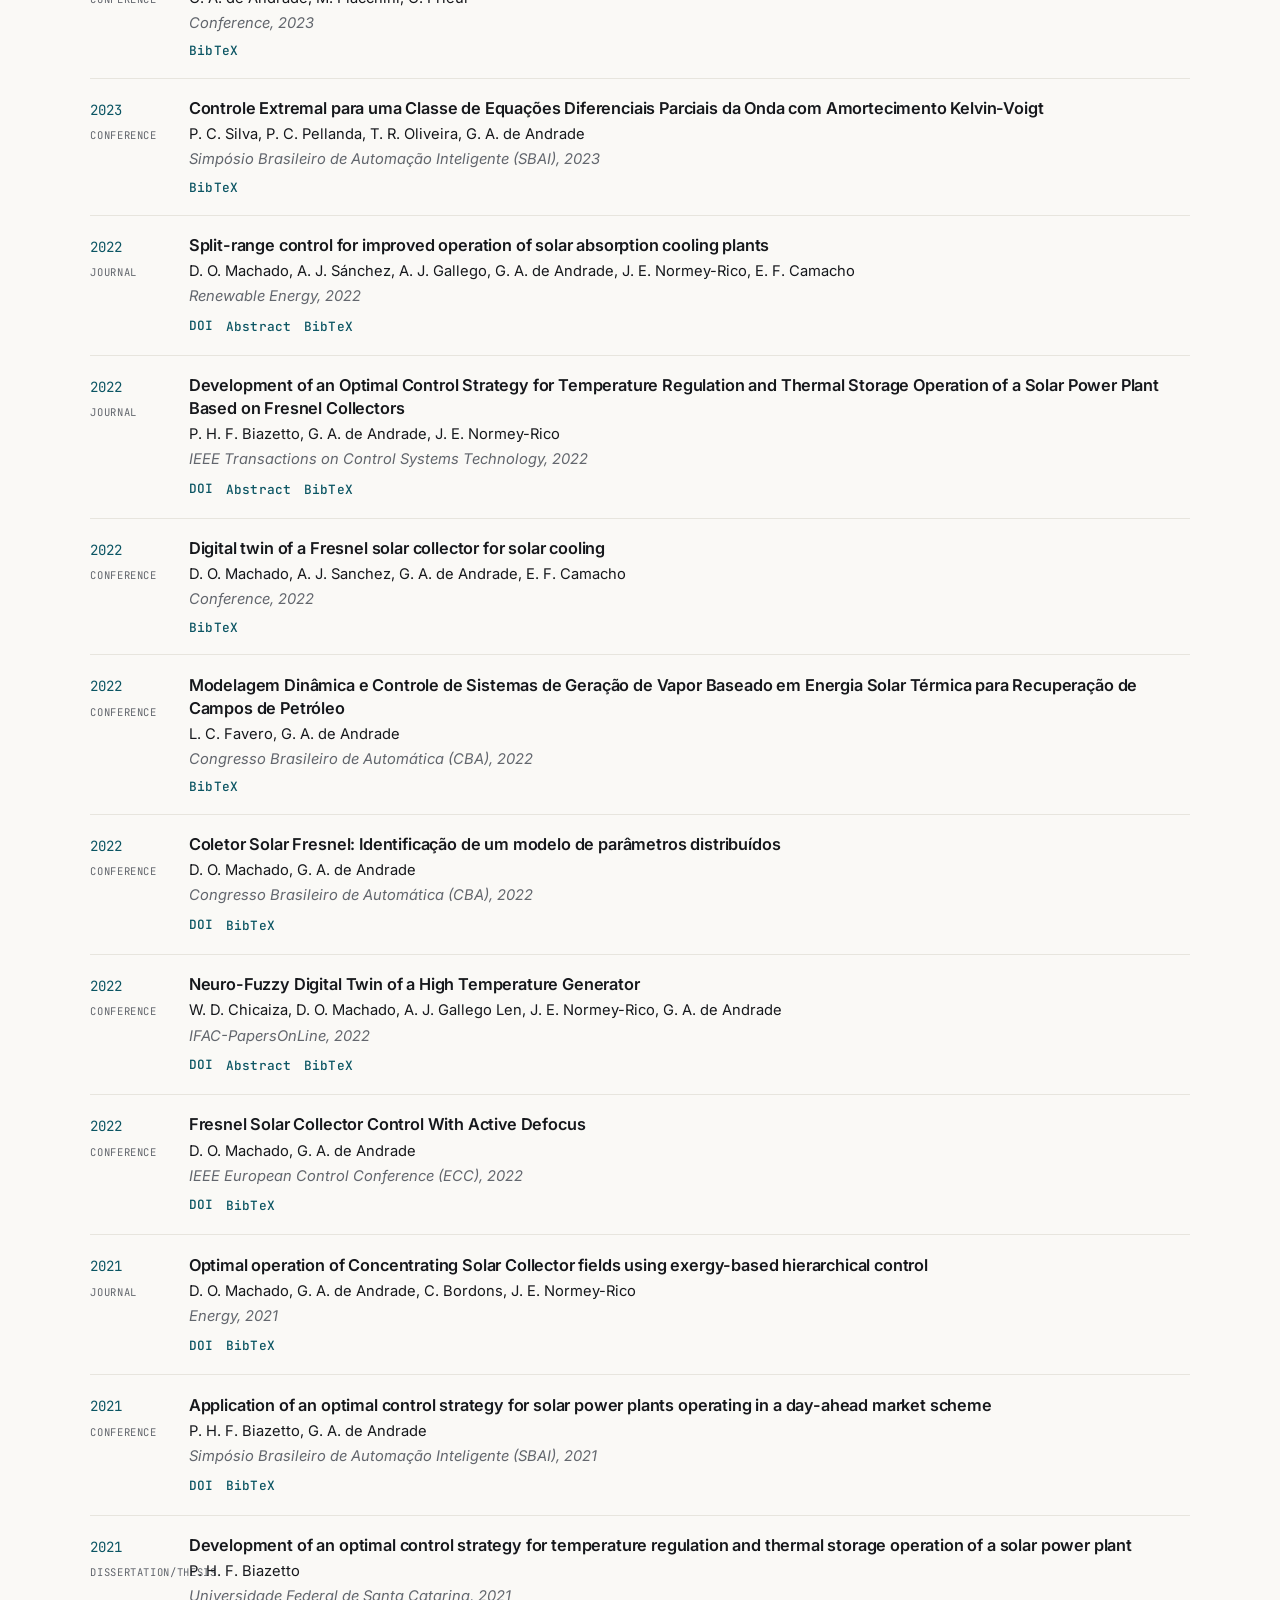
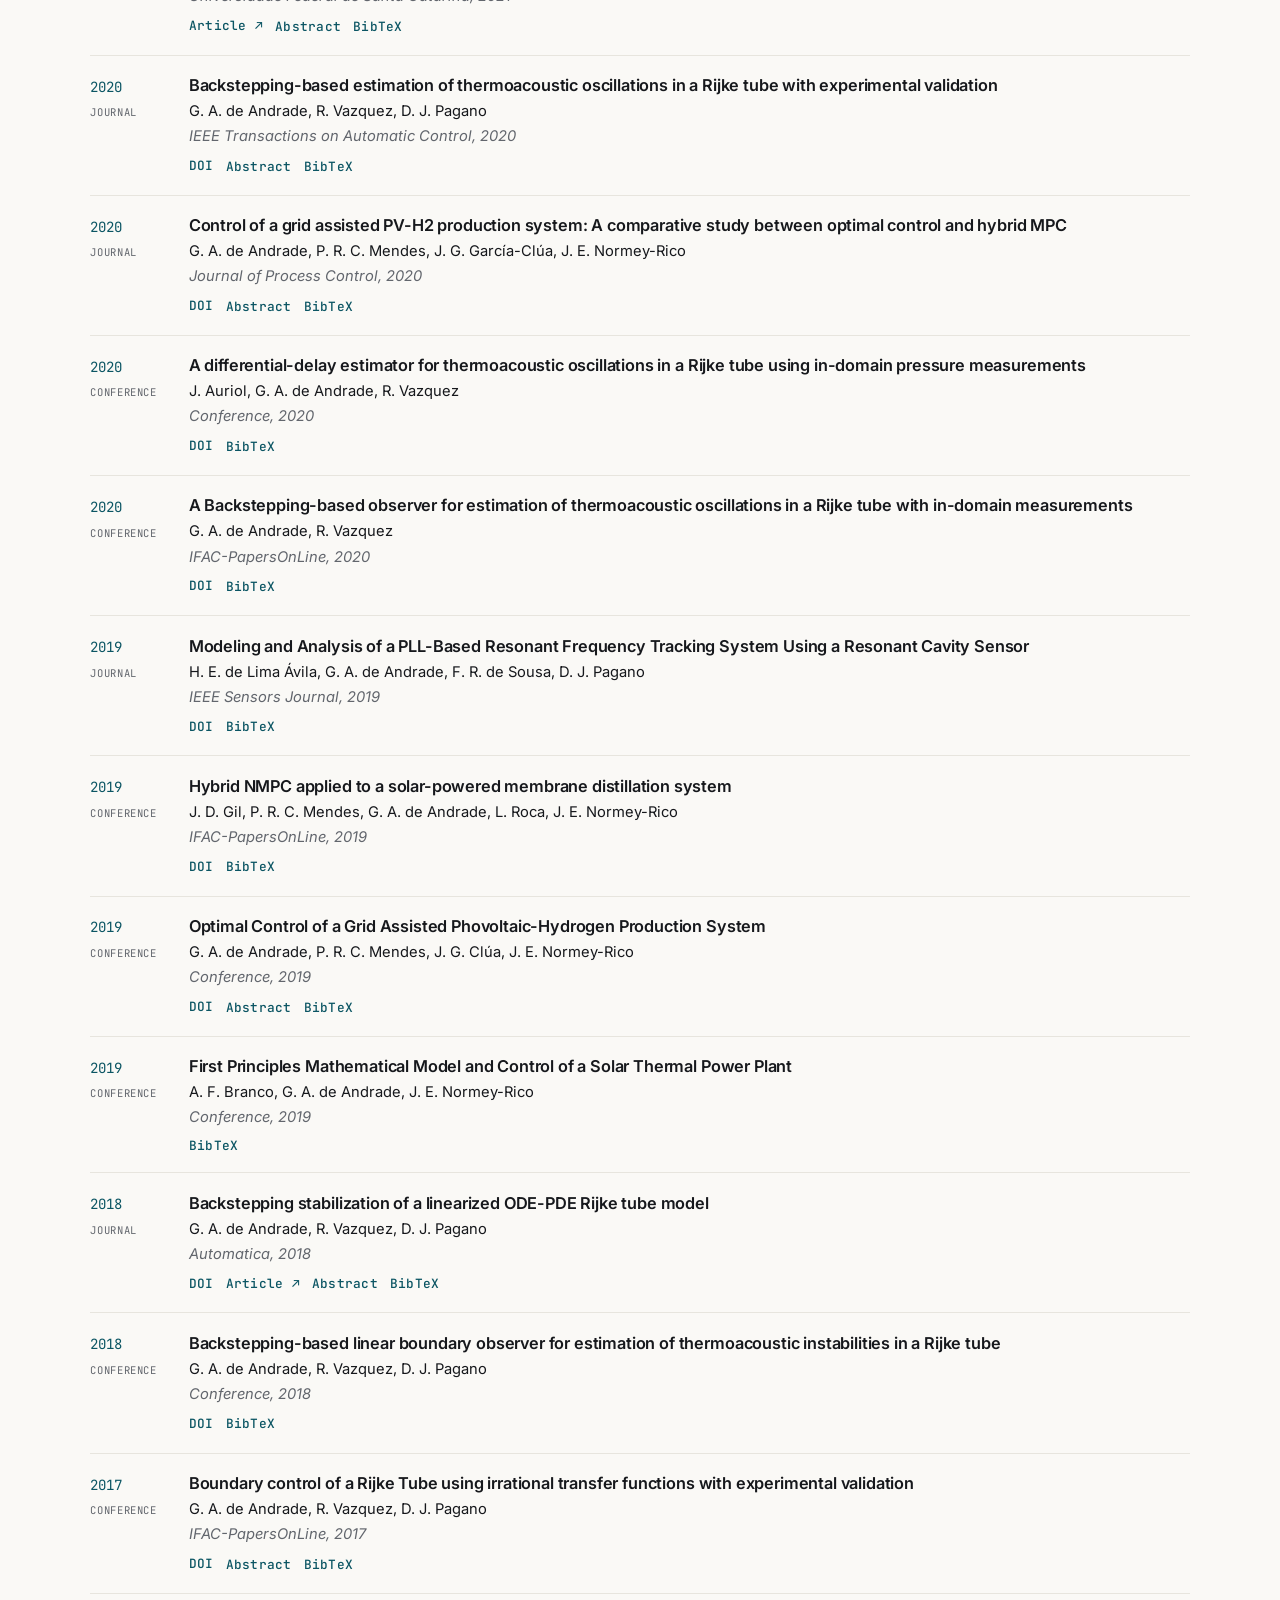
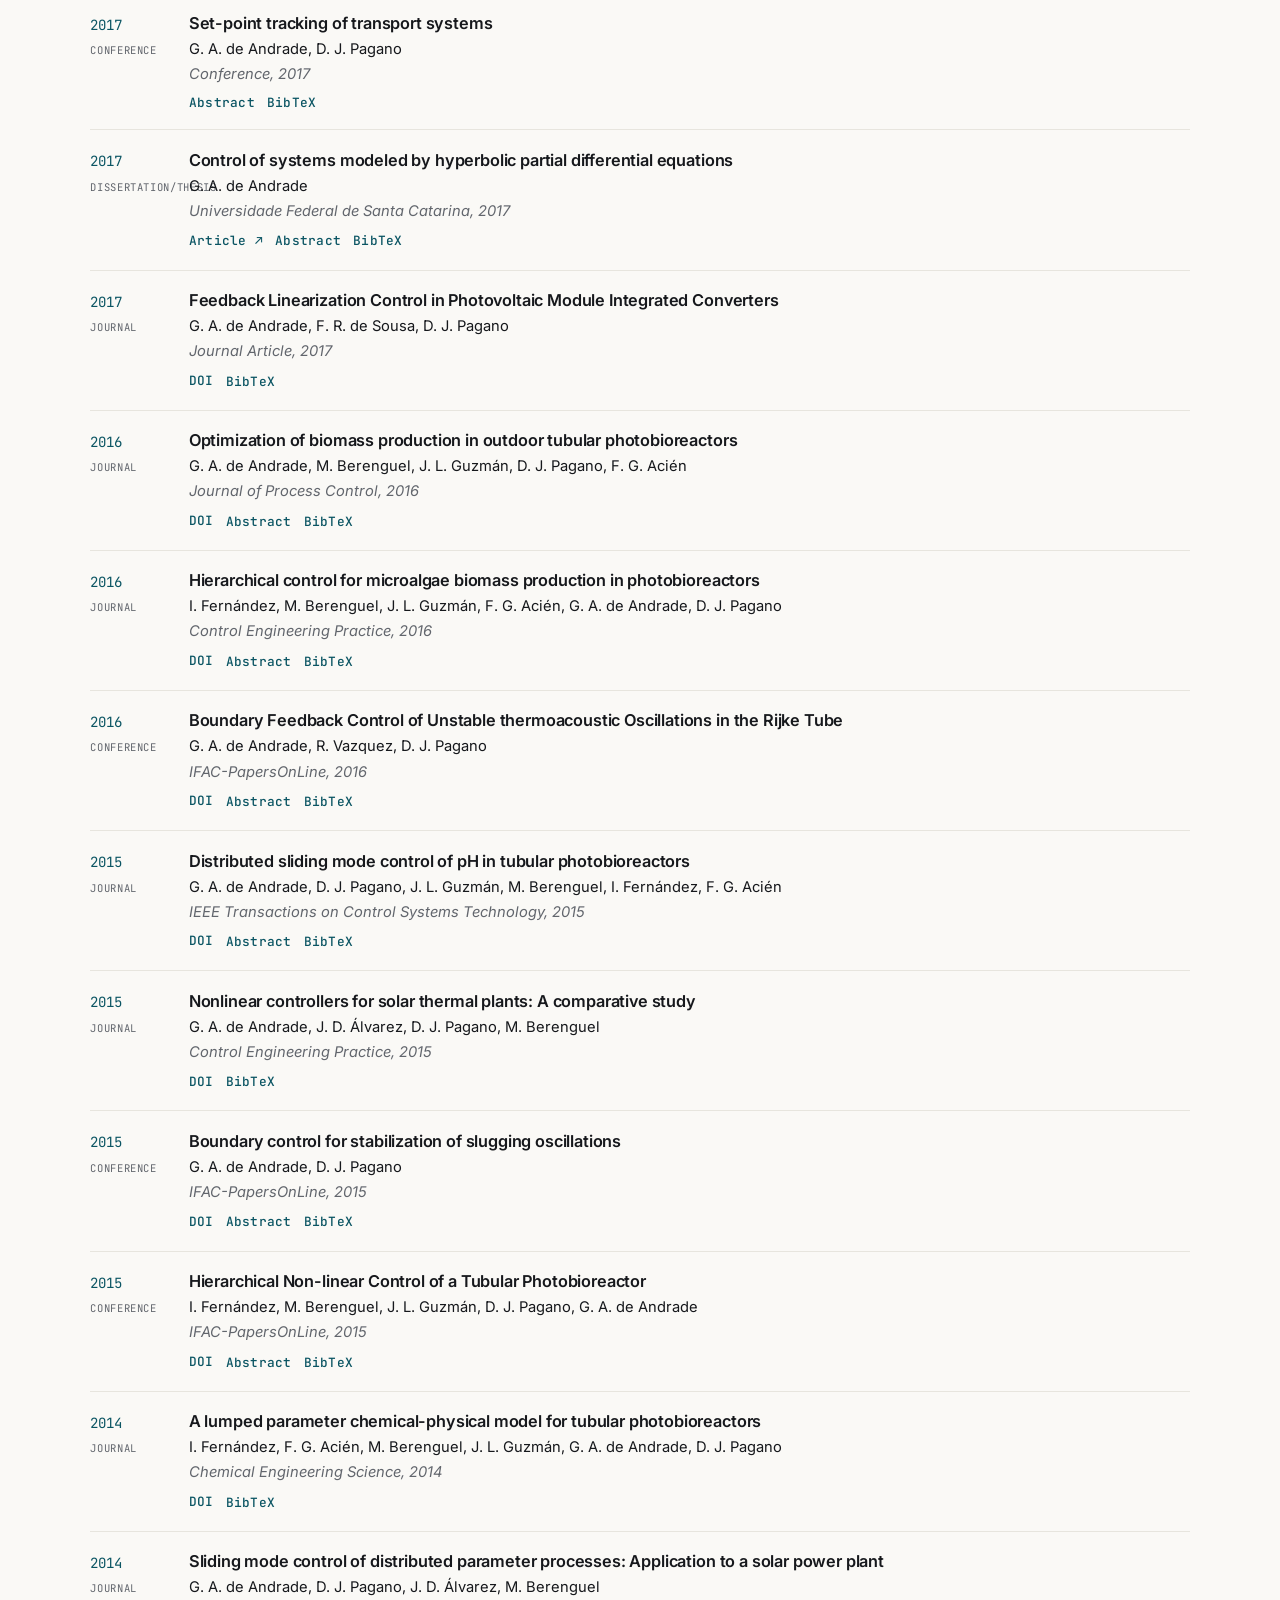
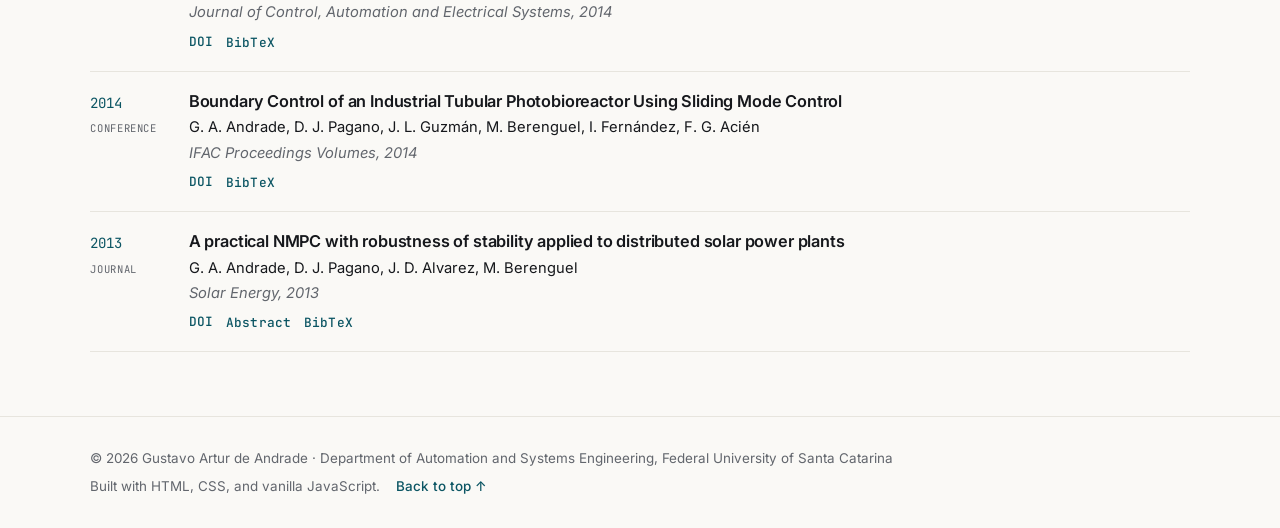
<file: publications.html>
<!DOCTYPE html>
<html lang="en">
<head>
  <meta charset="UTF-8" />
  <meta name="viewport" content="width=device-width, initial-scale=1.0" />

  <title>Publications — Gustavo Artur de Andrade</title>
  <meta name="description" content="Publications by Gustavo Artur de Andrade: journal articles, conference papers, book chapters, and preprints on control of distributed-parameter systems. Searchable with BibTeX." />
  <meta name="keywords" content="Gustavo Artur de Andrade, publications, bibliography, boundary control, PDE, BibTeX, control theory" />
  <meta name="author" content="Gustavo Artur de Andrade" />
  <link rel="canonical" href="https://example.edu/~paulo.biazetto/publications.html" />
  <meta property="og:type" content="website" />
  <meta property="og:title" content="Publications — Gustavo Artur de Andrade" />
  <meta property="og:description" content="Searchable list of publications with abstracts and BibTeX." />
  <meta property="og:url" content="https://example.edu/~paulo.biazetto/publications.html" />
  <meta property="og:image" content="assets/profile/profile.svg" />
  <meta name="twitter:card" content="summary" />
  <link rel="icon" type="image/svg+xml" href="assets/icons/favicon.svg" />

  <link rel="preconnect" href="https://fonts.googleapis.com" />
  <link rel="preconnect" href="https://fonts.gstatic.com" crossorigin />
  <link href="https://fonts.googleapis.com/css2?family=Inter:wght@400;500;600&family=Source+Serif+4:opsz,wght@8..60,400;8..60,600&family=JetBrains+Mono:wght@400;500&display=swap" rel="stylesheet" />

  <link rel="stylesheet" href="style.css" />
  <script src="theme-init.js"></script>
</head>

<body data-page="publications">
  <span id="top"></span>
  <a class="skip-link" href="#publications-main">Skip to main content</a>

  <header class="site-header" id="site-header"></header>

  <main class="page">
    <div class="container" id="publications-main">
      <div class="page-header">
        <p class="eyebrow">Publications</p>
        <h1 class="page-title">Publications</h1>
        <p class="section__intro">
          Search by title, author, or venue and filter by type. Each entry expands
          to show its abstract and a copyable BibTeX record.
        </p>
      </div>

      <!-- Search + type filters -->
      <div class="pub-controls">
        <div class="pub-search">
          <label class="visually-hidden" for="pub-search-input">Search publications</label>
          <input class="pub-search__input" id="pub-search-input" type="search"
                 placeholder="Search by title, author, or venue…" autocomplete="off" />
        </div>
        <div class="pub-filters" id="pub-filters" role="group" aria-label="Filter by type"></div>
      </div>

      <p class="pub-counter" id="pub-counter" aria-live="polite"></p>

      <!-- List is rendered from data/publications.json by script.js -->
      <ol class="pub-list" id="publication-list"></ol>
      <p class="pub-empty" id="pub-empty" hidden>No publications match your search.</p>
    </div>
  </main>

  <footer class="site-footer" id="site-footer"></footer>
  <script src="script.js" defer></script>
</body>
</html>
</file>
<file: style.css>
/* ===================================================================
   Paulo Biazetto — Academic Website (v2)
   style.css

   What changed from v1
   --------------------
   • Multipage layout (one stylesheet shared by every page)
   • More compact spacing scale and tighter components
   • Theming: light/dark mode + a user-selectable accent color.
     The accent is a single token (--color-primary); every related
     shade is derived from it with color-mix(), so changing one value
     re-themes the whole site. Dark mode is a [data-theme="dark"] layer.

   Sections
   --------
   1. Design tokens + theme layers
   2. Reset & base
   3. Layout primitives
   4. Typography helpers
   5. Header / nav / appearance controls
   6. Components (hero/home, cv, research, projects, publications,
      news, contact, linkedin, footer)
   7. Reveal animations
   8. Responsive
   9. Reduced motion
   =================================================================== */


/* ===================================================================
   1. DESIGN TOKENS  (edit these to re-skin everything)
   =================================================================== */
:root {
  /* --- Accent (single source; shades are derived below) --- */
  --color-primary: #0b5563;
  --color-primary-dark: color-mix(in srgb, var(--color-primary) 86%, #000);
  --color-on-primary: #ffffff;             /* text on accent fills */
  --color-accent-text: var(--color-primary); /* accent used as text (links) */
  --color-tint: color-mix(in srgb, var(--color-primary) 9%, transparent);
  --color-secondary: #8a5a2b;

  /* --- Light theme surfaces --- */
  --color-background: #faf9f6;
  --color-surface: #ffffff;
  --color-text: #16181c;
  --color-muted: #62666d;
  --color-border: #e7e5de;

  /* --- Typography (serif display · sans body · mono data) --- */
  --font-body: "Inter", system-ui, -apple-system, "Segoe UI", Roboto, Helvetica, Arial, sans-serif;
  --font-heading: "Source Serif 4", Georgia, "Times New Roman", serif;
  --font-mono: "JetBrains Mono", ui-monospace, SFMono-Regular, Menlo, Consolas, monospace;

  /* --- Compact spacing scale --- */
  --spacing-xs: 0.45rem;
  --spacing-sm: 0.75rem;
  --spacing-md: 1.15rem;
  --spacing-lg: 1.9rem;
  --spacing-xl: 2.75rem;
  --spacing-2xl: 4rem;

  /* --- Shape & depth --- */
  --radius: 12px;
  --radius-sm: 8px;
  --shadow: 0 1px 2px rgba(20, 22, 26, 0.04), 0 12px 28px -16px rgba(20, 22, 26, 0.22);
  --shadow-hover: 0 2px 4px rgba(20, 22, 26, 0.05), 0 20px 40px -18px rgba(20, 22, 26, 0.30);

  /* --- Motion (single switch; set to 0s to disable) --- */
  --transition-speed: 0.32s;
  --ease: cubic-bezier(0.22, 0.61, 0.36, 1);

  /* --- Layout --- */
  --max-width: 1160px;
  --content-width: 700px;
  --nav-height: 60px;

  color-scheme: light;
}

/* --- Dark theme layer --- */
[data-theme="dark"] {
  --color-background: #0f1216;
  --color-surface: #171b21;
  --color-text: #e8e9e7;
  --color-muted: #99a0a8;
  --color-border: #2a2f37;

  /* In dark mode, lighten the accent when it is used as text/links so
     it keeps enough contrast against the dark background. */
  --color-accent-text: color-mix(in srgb, var(--color-primary) 50%, #ffffff);
  --color-tint: color-mix(in srgb, var(--color-primary) 24%, transparent);
  --color-primary-dark: color-mix(in srgb, var(--color-primary) 78%, #fff);
  --shadow: 0 1px 2px rgba(0, 0, 0, 0.5), 0 16px 34px -18px rgba(0, 0, 0, 0.75);
  --shadow-hover: 0 2px 6px rgba(0, 0, 0, 0.55), 0 22px 44px -18px rgba(0, 0, 0, 0.85);

  color-scheme: dark;
}


/* ===================================================================
   2. RESET & BASE
   =================================================================== */
*,
*::before,
*::after { box-sizing: border-box; }

html {
  /* ---------------------------------------------------------------
     SINGLE FONT-SIZE CONTROL FOR THE WHOLE SITE
     Almost every size in this stylesheet (text, spacing, icons, the
     home/CV/research column widths) is written in rem, which means
     it scales from THIS value, not from body's font-size below.
     Bump it up or down to make the entire site larger/smaller while
     keeping every proportion (margins, gaps, card widths) intact —
     nothing will misalign. Browser default is 16px (1rem = 16px).
       95%  ≈ 15.2px  — a bit more compact
       100% =  16px   — current default
       106% ≈  17px
       112% ≈  18px
     --------------------------------------------------------------- */
  font-size: 100%;

  scroll-behavior: smooth;
  scroll-padding-top: calc(var(--nav-height) + var(--spacing-md));
  -webkit-text-size-adjust: 100%;
}

body {
  margin: 0;
  font-family: var(--font-body);
  font-size: 1rem;             /* relative to html above; leave at 1rem */
  line-height: 1.6;
  color: var(--color-text);
  background-color: var(--color-background);
  -webkit-font-smoothing: antialiased;
  text-rendering: optimizeLegibility;
  /* Smooth the flip between light/dark. */
  transition: background-color var(--transition-speed) var(--ease),
              color var(--transition-speed) var(--ease);
}

img { max-width: 100%; height: auto; display: block; }

a {
  color: var(--color-accent-text);
  text-decoration: none;
  transition: color var(--transition-speed) var(--ease);
}
a:hover { color: var(--color-primary-dark); }

ul, ol { list-style: none; margin: 0; padding: 0; }

h1, h2, h3, h4 {
  font-family: var(--font-heading);
  font-weight: 600;
  line-height: 1.2;
  color: var(--color-text);
  margin: 0;
  letter-spacing: -0.01em;
}

:focus-visible {
  outline: 2px solid var(--color-accent-text);
  outline-offset: 3px;
  border-radius: 2px;
}


/* ===================================================================
   3. LAYOUT PRIMITIVES
   =================================================================== */
.container {
  width: 100%;
  max-width: var(--max-width);
  margin-inline: auto;
  padding-inline: var(--spacing-md);
}
.container--narrow { max-width: var(--content-width); }

/* Each page's content lives in .page; padding clears the fixed header. */
.page {
  padding-top: calc(var(--nav-height) + var(--spacing-lg));
  padding-bottom: var(--spacing-2xl);
}

.page-header { margin-bottom: var(--spacing-lg); }

.skip-link {
  position: absolute;
  left: var(--spacing-md);
  top: -100px;
  z-index: 1000;
  background: var(--color-primary);
  color: var(--color-on-primary);
  padding: var(--spacing-xs) var(--spacing-md);
  border-radius: var(--radius-sm);
  transition: top var(--transition-speed) var(--ease);
}
.skip-link:focus { top: var(--spacing-xs); color: var(--color-on-primary); }


/* ===================================================================
   4. TYPOGRAPHY HELPERS
   =================================================================== */
.eyebrow {
  font-family: var(--font-mono);
  font-size: 0.72rem;
  font-weight: 500;
  letter-spacing: 0.16em;
  text-transform: uppercase;
  color: var(--color-accent-text);
  margin: 0 0 var(--spacing-xs);
  display: inline-flex;
  align-items: center;
  gap: 0.6em;
}
.eyebrow::before {
  content: "";
  width: 1.5rem;
  height: 1px;
  background-color: currentColor;
  display: inline-block;
}

.page-title {
  font-size: clamp(1.7rem, 1.2rem + 2vw, 2.3rem);
  margin-bottom: var(--spacing-xs);
}

.section__intro {
  color: var(--color-muted);
  max-width: 62ch;
  margin: 0 0 var(--spacing-lg);
}

.prose p { margin: 0 0 var(--spacing-sm); max-width: 68ch; }
.prose p:last-child { margin-bottom: 0; }

.visually-hidden {
  position: absolute; width: 1px; height: 1px; padding: 0; margin: -1px;
  overflow: hidden; clip: rect(0, 0, 0, 0); white-space: nowrap; border: 0;
}

/* Small heading used inside Home/CV blocks. */
.block-title {
  font-family: var(--font-body);
  font-size: 0.78rem;
  font-weight: 600;
  letter-spacing: 0.08em;
  text-transform: uppercase;
  color: var(--color-muted);
  margin: 0 0 var(--spacing-sm);
}


/* ===================================================================
   5. HEADER / NAV / APPEARANCE CONTROLS
   (markup is injected by script.js into #site-header)
   =================================================================== */
.site-header {
  position: fixed;
  inset: 0 0 auto 0;
  z-index: 100;
  height: var(--nav-height);
  background-color: color-mix(in srgb, var(--color-background) 82%, transparent);
  backdrop-filter: saturate(180%) blur(12px);
  -webkit-backdrop-filter: saturate(180%) blur(12px);
  border-bottom: 1px solid transparent;
  transition: border-color var(--transition-speed) var(--ease),
              box-shadow var(--transition-speed) var(--ease),
              background-color var(--transition-speed) var(--ease);
}
.site-header.is-scrolled {
  border-bottom-color: var(--color-border);
  box-shadow: 0 1px 20px -12px rgba(0, 0, 0, 0.35);
}

.nav {
  height: 100%;
  max-width: var(--max-width);
  margin-inline: auto;
  padding-inline: var(--spacing-md);
  display: flex;
  align-items: center;
  gap: var(--spacing-md);
}

.nav__brand {
  display: inline-flex;
  align-items: center;
  gap: var(--spacing-xs);
  color: var(--color-text);
  font-weight: 600;
  margin-right: auto;            /* push the rest to the right */
}
.nav__brand:hover { color: var(--color-text); }
.nav__brand-mark {
  display: grid; place-items: center;
  width: 28px; height: 28px;
  border-radius: 7px;
  background-color: var(--color-primary);
  color: var(--color-on-primary);
  font-family: var(--font-heading);
  font-size: 1rem;
}
.nav__brand-name { font-family: var(--font-heading); font-size: 1.02rem; }

.nav__menu { display: flex; align-items: center; gap: 0.15rem; }
.nav__link {
  position: relative;
  display: inline-block;
  padding: 0.35rem 0.65rem;
  color: var(--color-muted);
  font-size: 0.9rem;
  font-weight: 500;
  border-radius: var(--radius-sm);
  transition: color var(--transition-speed) var(--ease),
              background-color var(--transition-speed) var(--ease);
}
.nav__link:hover { color: var(--color-text); background-color: var(--color-tint); }
.nav__link.is-active { color: var(--color-accent-text); }
.nav__link.is-active::after {
  content: "";
  position: absolute; left: 0.65rem; right: 0.65rem; bottom: 0;
  height: 2px; background-color: var(--color-accent-text); border-radius: 2px;
}

/* Appearance controls (theme toggle + palette) */
.appearance { display: flex; align-items: center; gap: 0.2rem; position: relative; }
.icon-btn {
  display: grid; place-items: center;
  width: 38px; height: 38px;
  border: 1px solid transparent;
  background: transparent;
  color: var(--color-muted);
  border-radius: var(--radius-sm);
  cursor: pointer;
  transition: color var(--transition-speed) var(--ease),
              background-color var(--transition-speed) var(--ease),
              border-color var(--transition-speed) var(--ease);
}
.icon-btn:hover { color: var(--color-text); background-color: var(--color-tint); }
.icon-btn svg { width: 19px; height: 19px; }

/* Show the correct theme icon for the active theme. */
.icon-btn .icon-moon { display: none; }
[data-theme="dark"] .icon-btn .icon-sun { display: none; }
[data-theme="dark"] .icon-btn .icon-moon { display: block; }

/* Palette popover */
.palette-pop {
  position: absolute;
  top: calc(100% + 8px);
  right: 0;
  width: 232px;
  padding: var(--spacing-md);
  background-color: var(--color-surface);
  border: 1px solid var(--color-border);
  border-radius: var(--radius);
  box-shadow: var(--shadow-hover);
  z-index: 200;
  opacity: 0;
  visibility: hidden;
  transform: translateY(-6px);
  transition: opacity var(--transition-speed) var(--ease),
              transform var(--transition-speed) var(--ease),
              visibility var(--transition-speed) var(--ease);
}
.palette-pop.is-open { opacity: 1; visibility: visible; transform: none; }
.palette-pop__label {
  font-family: var(--font-mono);
  font-size: 0.68rem;
  letter-spacing: 0.08em;
  text-transform: uppercase;
  color: var(--color-muted);
  margin: 0 0 var(--spacing-sm);
}
.swatches { display: flex; flex-wrap: wrap; gap: var(--spacing-xs); margin-bottom: var(--spacing-md); }
.swatch {
  width: 30px; height: 30px;
  border-radius: 50%;
  border: 2px solid transparent;
  outline: 1px solid var(--color-border);
  outline-offset: 1px;
  cursor: pointer;
  padding: 0;
  transition: transform var(--transition-speed) var(--ease);
}
.swatch:hover { transform: scale(1.08); }
.swatch.is-active { border-color: var(--color-surface); outline-color: var(--color-text); }
.palette-custom { display: flex; align-items: center; justify-content: space-between; gap: var(--spacing-sm); }
.palette-custom label { font-size: 0.82rem; color: var(--color-muted); }
.palette-custom input[type="color"] {
  width: 38px; height: 28px; padding: 0; border: 1px solid var(--color-border);
  border-radius: var(--radius-sm); background: none; cursor: pointer;
}

/* Hamburger toggle */
.nav__toggle {
  display: none;
  flex-direction: column; justify-content: center; gap: 5px;
  width: 38px; height: 38px; padding: 0;
  border: none; background: transparent; cursor: pointer; border-radius: var(--radius-sm);
}
.nav__toggle-bar {
  display: block; width: 21px; height: 2px; margin-inline: auto;
  background-color: var(--color-text); border-radius: 2px;
  transition: transform var(--transition-speed) var(--ease), opacity var(--transition-speed) var(--ease);
}
.nav__toggle[aria-expanded="true"] .nav__toggle-bar:nth-child(1) { transform: translateY(7px) rotate(45deg); }
.nav__toggle[aria-expanded="true"] .nav__toggle-bar:nth-child(2) { opacity: 0; }
.nav__toggle[aria-expanded="true"] .nav__toggle-bar:nth-child(3) { transform: translateY(-7px) rotate(-45deg); }


/* ===================================================================
   6a. BUTTONS
   =================================================================== */
.button {
  display: inline-flex; align-items: center; justify-content: center;
  padding: 0.6rem 1.2rem;
  font-family: var(--font-body); font-size: 0.9rem; font-weight: 500;
  border-radius: var(--radius-sm); border: 1px solid transparent; cursor: pointer;
  transition: background-color var(--transition-speed) var(--ease),
              border-color var(--transition-speed) var(--ease),
              color var(--transition-speed) var(--ease),
              transform var(--transition-speed) var(--ease);
}
.button:active { transform: translateY(1px); }
.button--primary { background-color: var(--color-primary); color: var(--color-on-primary); }
.button--primary:hover { background-color: var(--color-primary-dark); color: var(--color-on-primary); }
.button--ghost { background: transparent; border-color: var(--color-border); color: var(--color-text); }
.button--ghost:hover { border-color: var(--color-accent-text); color: var(--color-accent-text); }
.button--sm { padding: 0.45rem 0.9rem; font-size: 0.82rem; }


/* ===================================================================
   6b. HOME — presentation + about side by side
   =================================================================== */
.home-grid {
  display: grid;
  grid-template-columns: 1fr;
  gap: var(--spacing-xl);
  align-items: start;
}

/* Left identity column. */
.home-aside { display: flex; flex-direction: column; gap: var(--spacing-md); }
.home-photo {
  width: 100%;
  max-width: 230px;
  border-radius: var(--radius);
  box-shadow: var(--shadow);
  background-color: var(--color-surface);
}
.home-name { font-size: clamp(1.8rem, 1.4rem + 2vw, 2.3rem); margin: 0; }
.home-role { font-weight: 500; margin: 0.1rem 0 0; }
.home-affil { color: var(--color-muted); margin: 0.1rem 0 0; font-size: 0.95rem; }
.home-actions { display: flex; flex-wrap: wrap; gap: var(--spacing-xs); margin-top: var(--spacing-xs); }

/* Social icon row. */
.socials { display: flex; flex-wrap: wrap; gap: var(--spacing-xs); margin-top: var(--spacing-xs); }

.home-university {
  width: 100%;
  min-width: 0;
  margin-top: var(--spacing-sm);
  padding-top: var(--spacing-md);
  border-top: 1px solid var(--color-border);
}
.home-university__inner {
  columns: 2;
  column-gap: calc(var(--spacing-md) * 0.7);
  width: 100%;
  overflow: hidden;
}
.home-university__logo {
  width: 100%;
  height: auto;
  object-fit: contain;
  display: inline-block;
  break-inside: avoid;
  margin-bottom: calc(var(--spacing-md) * 0.7);
  vertical-align: top;
}
.social {
  display: grid; place-items: center;
  width: 38px; height: 38px;
  border-radius: 50%;
  border: 1px solid var(--color-border);
  color: var(--color-muted);
  transition: color var(--transition-speed) var(--ease),
              border-color var(--transition-speed) var(--ease),
              transform var(--transition-speed) var(--ease);
}
.social:hover { color: var(--color-accent-text); border-color: var(--color-accent-text); transform: translateY(-2px); }
.social svg { width: 18px; height: 18px; }

/* Right content column. */
.home-main { display: flex; flex-direction: column; gap: var(--spacing-lg); }
.home-block { }
.home-block__heading {
  font-size: 1.25rem;
  margin: 0 0 var(--spacing-sm);
  padding-bottom: var(--spacing-xs);
  border-bottom: 1px solid var(--color-border);
}

/* Compact key/value lines (Position, etc.). */
.kv { display: flex; gap: var(--spacing-md); padding-block: 0.3rem; }
.kv + .kv { border-top: 1px solid var(--color-border); }
.kv__key { flex: 0 0 7rem; font-family: var(--font-mono); font-size: 0.8rem; color: var(--color-muted); padding-top: 0.1rem; }

.tag-list { display: flex; flex-wrap: wrap; gap: var(--spacing-xs); }
.tag {
  font-size: 0.84rem; padding: 0.28rem 0.7rem;
  background-color: var(--color-tint); color: var(--color-accent-text);
  border-radius: 999px;
}


/* ===================================================================
   6c. LINKEDIN ACTIVITY
   =================================================================== */
.linkedin { }
.linkedin__grid {
  display: block;
}
.linkedin__feed {
  column-count: 2;
  column-gap: calc(var(--spacing-md) * 0.7);
  column-fill: auto;
}
.li-post {
  padding: var(--spacing-sm) var(--spacing-md);
  background-color: var(--color-surface);
  border: 1px solid var(--color-border);
  border-radius: var(--radius-sm);
  transition: border-color var(--transition-speed) var(--ease),
              transform var(--transition-speed) var(--ease);
  /* CSS columns: pack items top-to-bottom in each column, never split
     an item across columns. Items shorter than the tallest neighbor
     sit right below it, so the empty space the profile would leave
     gets filled by the next post. */
  break-inside: avoid;
  margin-bottom: calc(var(--spacing-md) * 0.7);
  display: inline-block;
  width: 100%;
  vertical-align: top;
}
.li-post:hover { border-color: var(--color-accent-text); transform: translateX(2px); }
.li-post__meta {
  display: flex; gap: var(--spacing-sm); align-items: baseline;
  font-family: var(--font-mono); font-size: 0.72rem;
  color: var(--color-muted); margin-bottom: 0.25rem;
}
.li-post__type {
  color: var(--color-accent-text);
  text-transform: uppercase; letter-spacing: 0.05em;
}
.li-post__text { margin: 0; font-size: 0.95rem; }
.li-post a.li-post__link { display: inline-block; margin-top: 0.3rem; font-size: 0.85rem; font-weight: 500; }

/* Profile block: same .li-post frame, but with avatar + name + headline +
   location + CTA. Always prepended to the feed (first item of column 1). */
.li-post--profile { padding: var(--spacing-md); }
.li-post--profile:hover { transform: none; }
.li-post__profile-top {
  display: flex; align-items: center; justify-content: space-between;
  margin-bottom: var(--spacing-xs);
}
.li-post__avatar {
  width: 56px; height: 56px; border-radius: 50%;
  object-fit: cover; background-color: var(--color-background);
  border: 1px solid var(--color-border);
}
.li-post__brand { color: #0a66c2; display: inline-flex; }
[data-theme="dark"] .li-post__brand { color: #70b5f9; }
.li-post__name { font-family: var(--font-heading); font-size: 1.1rem; font-weight: 600; margin: 0; }
.li-post__headline { color: var(--color-text); font-size: 0.9rem; margin: 0; }
.li-post__location { color: var(--color-muted); font-family: var(--font-mono); font-size: 0.74rem; margin: 0.1rem 0 0; }
.li-post__cta { margin-top: var(--spacing-sm); width: 100%; }

/* Official LinkedIn post embed (live iframe) inside our frame.
   LinkedIn renders at a fixed 504px width, so we cap and center it and
   let it shrink to the column on narrow screens. */
.li-post--embed { padding: 0; background: transparent; border: none; }
.li-post--embed:hover { transform: none; border: none; }
.li-embed__frame {
  width: 100%;
  max-width: 550px;
  border: 1px solid var(--color-border);
  border-radius: var(--radius);
  overflow: hidden;
  background-color: #fff;
}
.li-embed {
  display: block;
  width: 100%;
  height: 540px;
  border: 0;
}
/* CTA + transparency note span every column, acting as a footer
   below the packed columns. */
.linkedin__cta { column-span: all; margin-top: var(--spacing-sm); }
.linkedin__note { column-span: all; font-size: 0.82rem; color: var(--color-muted); margin: var(--spacing-sm) 0 0; }

@media (max-width: 767px) {
  .linkedin__feed { column-count: 1; }
}


/* ===================================================================
   6d. CV PAGE
   =================================================================== */
.cv-actions { display: flex; flex-wrap: wrap; gap: var(--spacing-sm); margin-bottom: var(--spacing-lg); }
.cv-section { margin-bottom: var(--spacing-lg); }
.cv-section__heading {
  font-size: 1.2rem;
  margin: 0 0 var(--spacing-sm);
  padding-bottom: var(--spacing-xs);
  border-bottom: 1px solid var(--color-border);
}
.cv-entry { display: grid; grid-template-columns: 7.5rem 1fr; gap: var(--spacing-md); padding-block: var(--spacing-xs); }
.cv-entry + .cv-entry { border-top: 1px solid var(--color-border); }
.cv-entry__when { font-family: var(--font-mono); font-size: 0.82rem; color: var(--color-muted); padding-top: 0.1rem; }
.cv-entry__what { min-width: 0; }
.cv-entry__title { font-weight: 600; margin: 0; }
.cv-entry__sub { color: var(--color-muted); margin: 0.1rem 0 0; font-size: 0.92rem; }


/* ===================================================================
   6e. RESEARCH (kept available; compact)
   =================================================================== */
.research { display: grid; gap: 0; }
.research__item {
  display: grid; grid-template-columns: 1fr; gap: var(--spacing-sm);
  padding-block: var(--spacing-md);
  border-top: 1px solid var(--color-border);
  align-items: start;
}
.research__item:last-child { border-bottom: 1px solid var(--color-border); }
.research__content { min-width: 0; }
.research__index { font-family: var(--font-mono); font-size: 0.78rem; color: var(--color-muted); }
.research__title { font-size: 1.15rem; margin: 0.15rem 0 var(--spacing-xs); }
.research__desc { color: var(--color-muted); margin: 0 0 var(--spacing-xs); max-width: 62ch; }
.research__media img { width: 100%; border-radius: var(--radius-sm); border: 1px solid var(--color-border); }


/* ===================================================================
   6f. PROJECTS — expandable cards
   =================================================================== */
.projects { display: grid; grid-template-columns: 1fr; gap: var(--spacing-md); }
.project {
  background-color: var(--color-surface);
  border: 1px solid var(--color-border);
  border-radius: var(--radius);
  overflow: hidden;
  transition: box-shadow var(--transition-speed) var(--ease), transform var(--transition-speed) var(--ease);
}
.project:hover { box-shadow: var(--shadow-hover); transform: translateY(-3px); }

/* Cards with a "website" entry are clickable as a whole (see script.js).
   The cursor and a slightly stronger border on hover signal that, without
   changing the card's layout — inner links/buttons keep working normally. */
.project--linked { cursor: pointer; }
.project--linked:hover { border-color: var(--color-accent-text); }
.project--linked:focus-visible { outline: 2px solid var(--color-accent-text); outline-offset: 2px; }

.project__media { aspect-ratio: 16 / 6.5; background-color: var(--color-background); border-bottom: 1px solid var(--color-border); }
.project__media img { width: 100%; height: 100%; object-fit: cover; }
.project__body { padding: var(--spacing-md); }
.project__head { display: flex; align-items: flex-start; justify-content: space-between; gap: var(--spacing-sm); }
.project__title { font-size: 1.12rem; margin: 0; }
.project__status {
  flex: 0 0 auto; font-family: var(--font-mono); font-size: 0.68rem;
  letter-spacing: 0.06em; text-transform: uppercase;
  padding: 0.22rem 0.55rem; border-radius: 999px;
  border: 1px solid var(--color-border); color: var(--color-muted); white-space: nowrap;
}
.project__status[data-status="Active"] { color: var(--color-accent-text); border-color: var(--color-accent-text); background-color: var(--color-tint); }
.project__desc { color: var(--color-muted); margin: var(--spacing-xs) 0 0; font-size: 0.95rem; }
.project__details { display: grid; grid-template-rows: 0fr; transition: grid-template-rows var(--transition-speed) var(--ease); }
.project__details.is-open { grid-template-rows: 1fr; }
.project__details-inner { overflow: hidden; }
.project__meta { margin-top: var(--spacing-sm); padding-top: var(--spacing-sm); border-top: 1px solid var(--color-border); display: grid; gap: var(--spacing-xs); }
.project__meta-row { display: flex; gap: var(--spacing-sm); font-size: 0.9rem; }
.project__meta-key { flex: 0 0 6.5rem; font-family: var(--font-mono); font-size: 0.74rem; letter-spacing: 0.04em; text-transform: uppercase; color: var(--color-muted); padding-top: 0.12rem; }
.project__links { display: flex; flex-wrap: wrap; gap: var(--spacing-xs); margin-top: var(--spacing-sm); }
.project__link { font-size: 0.84rem; font-weight: 500; padding: 0.35rem 0.75rem; border: 1px solid var(--color-border); border-radius: var(--radius-sm); transition: border-color var(--transition-speed) var(--ease); }
.project__link:hover { border-color: var(--color-accent-text); }
.project__toggle { margin-top: var(--spacing-sm); background: none; border: none; padding: 0; cursor: pointer; font-family: var(--font-body); font-size: 0.88rem; font-weight: 500; color: var(--color-accent-text); display: inline-flex; align-items: center; gap: 0.4em; }
.project__toggle-icon { transition: transform var(--transition-speed) var(--ease); }
.project__toggle[aria-expanded="true"] .project__toggle-icon { transform: rotate(180deg); }


/* ===================================================================
   6g. PUBLICATIONS
   =================================================================== */
.pub-controls { display: flex; flex-wrap: wrap; gap: var(--spacing-sm); align-items: center; justify-content: space-between; margin-bottom: var(--spacing-sm); }
.pub-search { flex: 1 1 280px; }
.pub-search__input {
  width: 100%; font-family: var(--font-body); font-size: 0.92rem; color: var(--color-text);
  padding: 0.6rem 0.9rem; background-color: var(--color-surface);
  border: 1px solid var(--color-border); border-radius: var(--radius-sm);
  transition: border-color var(--transition-speed) var(--ease), box-shadow var(--transition-speed) var(--ease);
}
.pub-search__input:focus { outline: none; border-color: var(--color-accent-text); box-shadow: 0 0 0 3px var(--color-tint); }
.pub-filters { display: flex; flex-wrap: wrap; gap: var(--spacing-xs); }
.pub-filter {
  font-family: var(--font-body); font-size: 0.82rem; font-weight: 500;
  padding: 0.35rem 0.8rem; border: 1px solid var(--color-border); border-radius: 999px;
  background-color: transparent; color: var(--color-muted); cursor: pointer;
  transition: color var(--transition-speed) var(--ease), background-color var(--transition-speed) var(--ease), border-color var(--transition-speed) var(--ease);
}
.pub-filter:hover { color: var(--color-text); border-color: var(--color-muted); }
.pub-filter.is-active { background-color: var(--color-primary); border-color: var(--color-primary); color: var(--color-on-primary); }
.pub-counter { font-family: var(--font-mono); font-size: 0.78rem; color: var(--color-muted); margin: 0 0 var(--spacing-md); }

.pub-list { display: grid; gap: 0; }
.pub-item {
  padding-block: var(--spacing-md);
  border-top: 1px solid var(--color-border);
  display: grid; grid-template-columns: 4rem 1fr; gap: var(--spacing-md);
}
.pub-list .pub-item:last-child { border-bottom: 1px solid var(--color-border); }
.pub-item__main { min-width: 0; }
.pub-item__gutter { min-width: 0; }
.pub-item__year { font-family: var(--font-mono); font-size: 0.88rem; color: var(--color-accent-text); padding-top: 0.1rem; }
.pub-item__type { display: inline-block; font-family: var(--font-mono); font-size: 0.66rem; letter-spacing: 0.06em; text-transform: uppercase; color: var(--color-muted); margin-top: 0.25rem; }
.pub-item__title { font-size: 1.02rem; font-weight: 600; line-height: 1.4; margin: 0 0 0.2rem; font-family: var(--font-body); color: var(--color-text); }
.pub-item__authors { color: var(--color-text); margin: 0 0 0.1rem; font-size: 0.92rem; }
.pub-item__venue { color: var(--color-muted); font-style: italic; margin: 0; font-size: 0.92rem; }
.pub-item__actions { display: flex; flex-wrap: wrap; gap: var(--spacing-sm); margin-top: var(--spacing-xs); }
.pub-action { font-size: 0.8rem; font-weight: 500; font-family: var(--font-mono); letter-spacing: 0.02em; color: var(--color-accent-text); background: none; border: none; padding: 0; cursor: pointer; }
.pub-action:hover { color: var(--color-primary-dark); text-decoration: underline; }
.pub-item mark { background-color: color-mix(in srgb, var(--color-secondary) 28%, transparent); color: inherit; padding: 0 0.1em; border-radius: 2px; }
.pub-reveal { display: grid; grid-template-rows: 0fr; transition: grid-template-rows var(--transition-speed) var(--ease); }
.pub-reveal.is-open { grid-template-rows: 1fr; }
.pub-reveal__inner { overflow: hidden; }
.pub-abstract { margin: var(--spacing-xs) 0 0; color: var(--color-muted); font-size: 0.92rem; max-width: 70ch; }
.pub-bibtex {
  margin: var(--spacing-xs) 0 0; padding: var(--spacing-sm) var(--spacing-md);
  background-color: var(--color-background); border: 1px solid var(--color-border); border-radius: var(--radius-sm);
  font-family: var(--font-mono); font-size: 0.78rem; line-height: 1.55; color: var(--color-text);
  overflow-x: auto; white-space: pre;
}
.pub-empty { padding-block: var(--spacing-lg); color: var(--color-muted); font-style: italic; }


/* ===================================================================
   6h. NEWS — vertical timeline
   =================================================================== */
.timeline { position: relative; margin-top: var(--spacing-md); padding-left: var(--spacing-lg); }
.timeline::before { content: ""; position: absolute; left: 6px; top: 6px; bottom: 6px; width: 2px; background-color: var(--color-border); }
.timeline__item { position: relative; padding-bottom: var(--spacing-lg); }
.timeline__item:last-child { padding-bottom: 0; }
.timeline__item::before {
  content: ""; position: absolute; left: calc(-1 * var(--spacing-lg) + 1px); top: 6px;
  width: 11px; height: 11px; border-radius: 50%;
  background-color: var(--color-surface); border: 2px solid var(--color-accent-text);
}
.timeline__date { font-family: var(--font-mono); font-size: 0.74rem; letter-spacing: 0.04em; text-transform: uppercase; color: var(--color-muted); margin: 0 0 0.15rem; }
.timeline__title { font-size: 1.05rem; font-family: var(--font-body); font-weight: 600; margin: 0 0 0.2rem; }
.timeline__desc { color: var(--color-muted); margin: 0; max-width: 62ch; }
.timeline__link { display: inline-block; margin-top: var(--spacing-xs); font-size: 0.88rem; font-weight: 500; }


/* ===================================================================
   6h-2. ORIENTATIONS — PhD / Master's advisee lists
   =================================================================== */
.orient-section { margin-bottom: var(--spacing-lg); }
.orient-section__heading {
  font-size: 1.2rem;
  margin: 0 0 var(--spacing-sm);
  padding-bottom: var(--spacing-xs);
  border-bottom: 1px solid var(--color-border);
}
.orient-list { display: grid; gap: 0; }
.orient-item { padding-block: var(--spacing-md); border-top: 1px solid var(--color-border); }
.orient-list .orient-item:last-child { border-bottom: 1px solid var(--color-border); }
.orient-item__head { display: flex; align-items: baseline; justify-content: space-between; gap: var(--spacing-sm); flex-wrap: wrap; }

/* Student name — highlighted in the active theme accent, same token the
   rest of the site uses, so it follows dark mode and the color switcher. */
.orient-item__name {
  font-family: var(--font-body);
  font-size: 1.02rem;
  font-weight: 600;
  color: var(--color-accent-text);
}
.orient-item__name:hover { color: var(--color-primary-dark); text-decoration: underline; }
.orient-item__name--plain { color: var(--color-text); cursor: default; }
.orient-item__name--plain:hover { color: var(--color-text); text-decoration: none; }

.orient-item__status {
  flex: 0 0 auto; font-family: var(--font-mono); font-size: 0.68rem;
  letter-spacing: 0.06em; text-transform: uppercase;
  padding: 0.2rem 0.55rem; border-radius: 999px;
  border: 1px solid var(--color-border); color: var(--color-muted); white-space: nowrap;
}
.orient-item__status[data-status="Ongoing"] { color: var(--color-accent-text); border-color: var(--color-accent-text); background-color: var(--color-tint); }

.orient-item__meta { font-family: var(--font-mono); font-size: 0.74rem; color: var(--color-muted); margin: 0.2rem 0 0; }
.orient-item__desc { color: var(--color-muted); margin: 0.3rem 0 0; font-size: 0.95rem; max-width: 64ch; }


/* ===================================================================
   6i. CONTACT
   =================================================================== */
.contact-list { display: grid; grid-template-columns: 1fr; gap: calc(var(--spacing-md) * 0.7); align-items: stretch; margin-top: var(--spacing-md); }
.contact-item {
  display: flex; align-items: center; gap: var(--spacing-md);
  padding: var(--spacing-sm) var(--spacing-md);
  background-color: var(--color-surface);
  border: 1px solid var(--color-border); border-radius: var(--radius-sm);
  color: var(--color-text);
  height: 100%;
  transition: border-color var(--transition-speed) var(--ease), transform var(--transition-speed) var(--ease), box-shadow var(--transition-speed) var(--ease);
}
.contact-item:hover { border-color: var(--color-accent-text); transform: translateY(-2px); box-shadow: var(--shadow); color: var(--color-text); }
.contact-item__icon { flex: 0 0 auto; display: grid; place-items: center; width: 42px; height: 42px; border-radius: 50%; background-color: var(--color-tint); color: var(--color-accent-text); }
.contact-item__body { display: flex; flex-direction: column; line-height: 1.3; }
.contact-item__label { font-size: 0.74rem; font-family: var(--font-mono); letter-spacing: 0.05em; text-transform: uppercase; color: var(--color-muted); }
.contact-item__value { font-weight: 500; }


/* ===================================================================
   6j. FOOTER (injected into #site-footer)
   =================================================================== */
.site-footer { padding-block: var(--spacing-lg); border-top: 1px solid var(--color-border); background-color: var(--color-background); }
.site-footer__inner { display: flex; flex-wrap: wrap; gap: var(--spacing-xs); justify-content: space-between; align-items: center; }
.site-footer__copy, .site-footer__note { margin: 0; font-size: 0.84rem; color: var(--color-muted); }
.site-footer__top { margin-left: var(--spacing-sm); font-weight: 500; }


/* ===================================================================
   7. REVEAL ANIMATIONS
   =================================================================== */
.js-anim [data-reveal] {
  opacity: 0; transform: translateY(14px);
  transition: opacity var(--transition-speed) var(--ease), transform var(--transition-speed) var(--ease);
  will-change: opacity, transform;
}
.js-anim [data-reveal].is-visible { opacity: 1; transform: none; }


/* ===================================================================
   8. RESPONSIVE
   =================================================================== */
@media (min-width: 480px) {
  .contact-list { grid-template-columns: repeat(2, 1fr); }
}

@media (min-width: 768px) {
  .container { padding-inline: var(--spacing-lg); }
  .research__item { grid-template-columns: 1fr 260px; gap: var(--spacing-lg); }
  .research__media { order: 2; }
}

@media (min-width: 900px) {
  /* Presentation and About sit side by side on Home. */
  .home-grid { grid-template-columns: 300px 1fr; }
  .home-aside { position: sticky; top: calc(var(--nav-height) + var(--spacing-md)); }
}

@media (min-width: 1024px) {
  .projects { grid-template-columns: repeat(2, 1fr); }
  .contact-list { grid-template-columns: repeat(2, 1fr); }
  .pub-item { grid-template-columns: 5rem 1fr; }
}

/* Mobile navigation drawer (header is injected; same behavior as v1). */
@media (max-width: 767.98px) {
  .nav__toggle { display: flex; }
  .nav__menu {
    position: fixed; top: var(--nav-height); left: 0; right: 0;
    flex-direction: column; align-items: stretch; gap: 0;
    padding: var(--spacing-xs) var(--spacing-md) var(--spacing-md);
    background-color: var(--color-background);
    border-bottom: 1px solid var(--color-border);
    box-shadow: var(--shadow);
    transform: translateY(-12px); opacity: 0; visibility: hidden; pointer-events: none;
    transition: opacity var(--transition-speed) var(--ease), transform var(--transition-speed) var(--ease), visibility var(--transition-speed) var(--ease);
  }
  .nav__menu.is-open { transform: translateY(0); opacity: 1; visibility: visible; pointer-events: auto; }
  .nav__link { display: block; padding: 0.8rem 0.5rem; border-bottom: 1px solid var(--color-border); border-radius: 0; font-size: 1rem; }
  .nav__link:last-child { border-bottom: none; }
  .nav__link.is-active::after { display: none; }
  .home-aside { align-items: flex-start; }
}

@media (min-width: 1440px) {
  :root { --spacing-2xl: 5rem; }
}


/* ===================================================================
   9. REDUCED MOTION  (also the manual kill switch)
   =================================================================== */
@media (prefers-reduced-motion: reduce) {
  :root { --transition-speed: 0.001s; }
  html { scroll-behavior: auto; }
  *, *::before, *::after {
    animation-duration: 0.001s !important;
    animation-iteration-count: 1 !important;
    transition-duration: 0.001s !important;
  }
  .js-anim [data-reveal] { opacity: 1; transform: none; }
}
</file>
